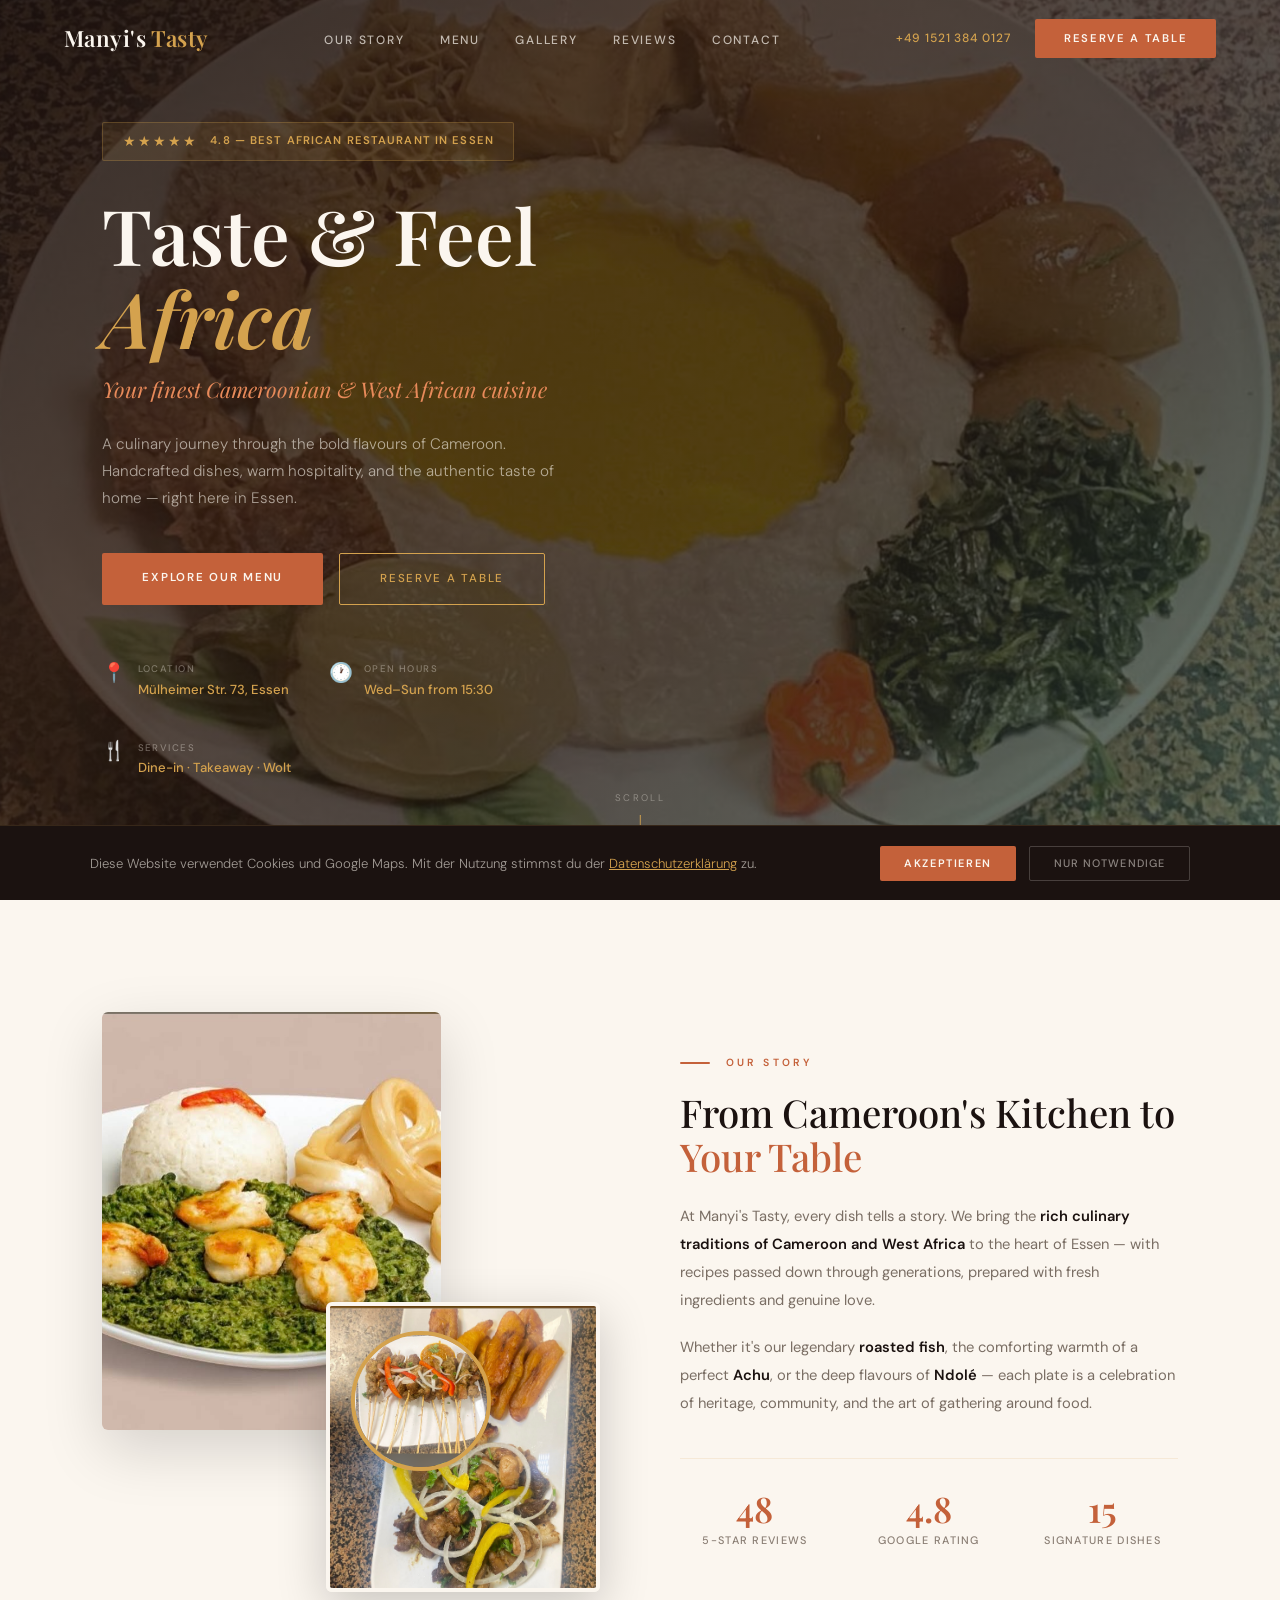
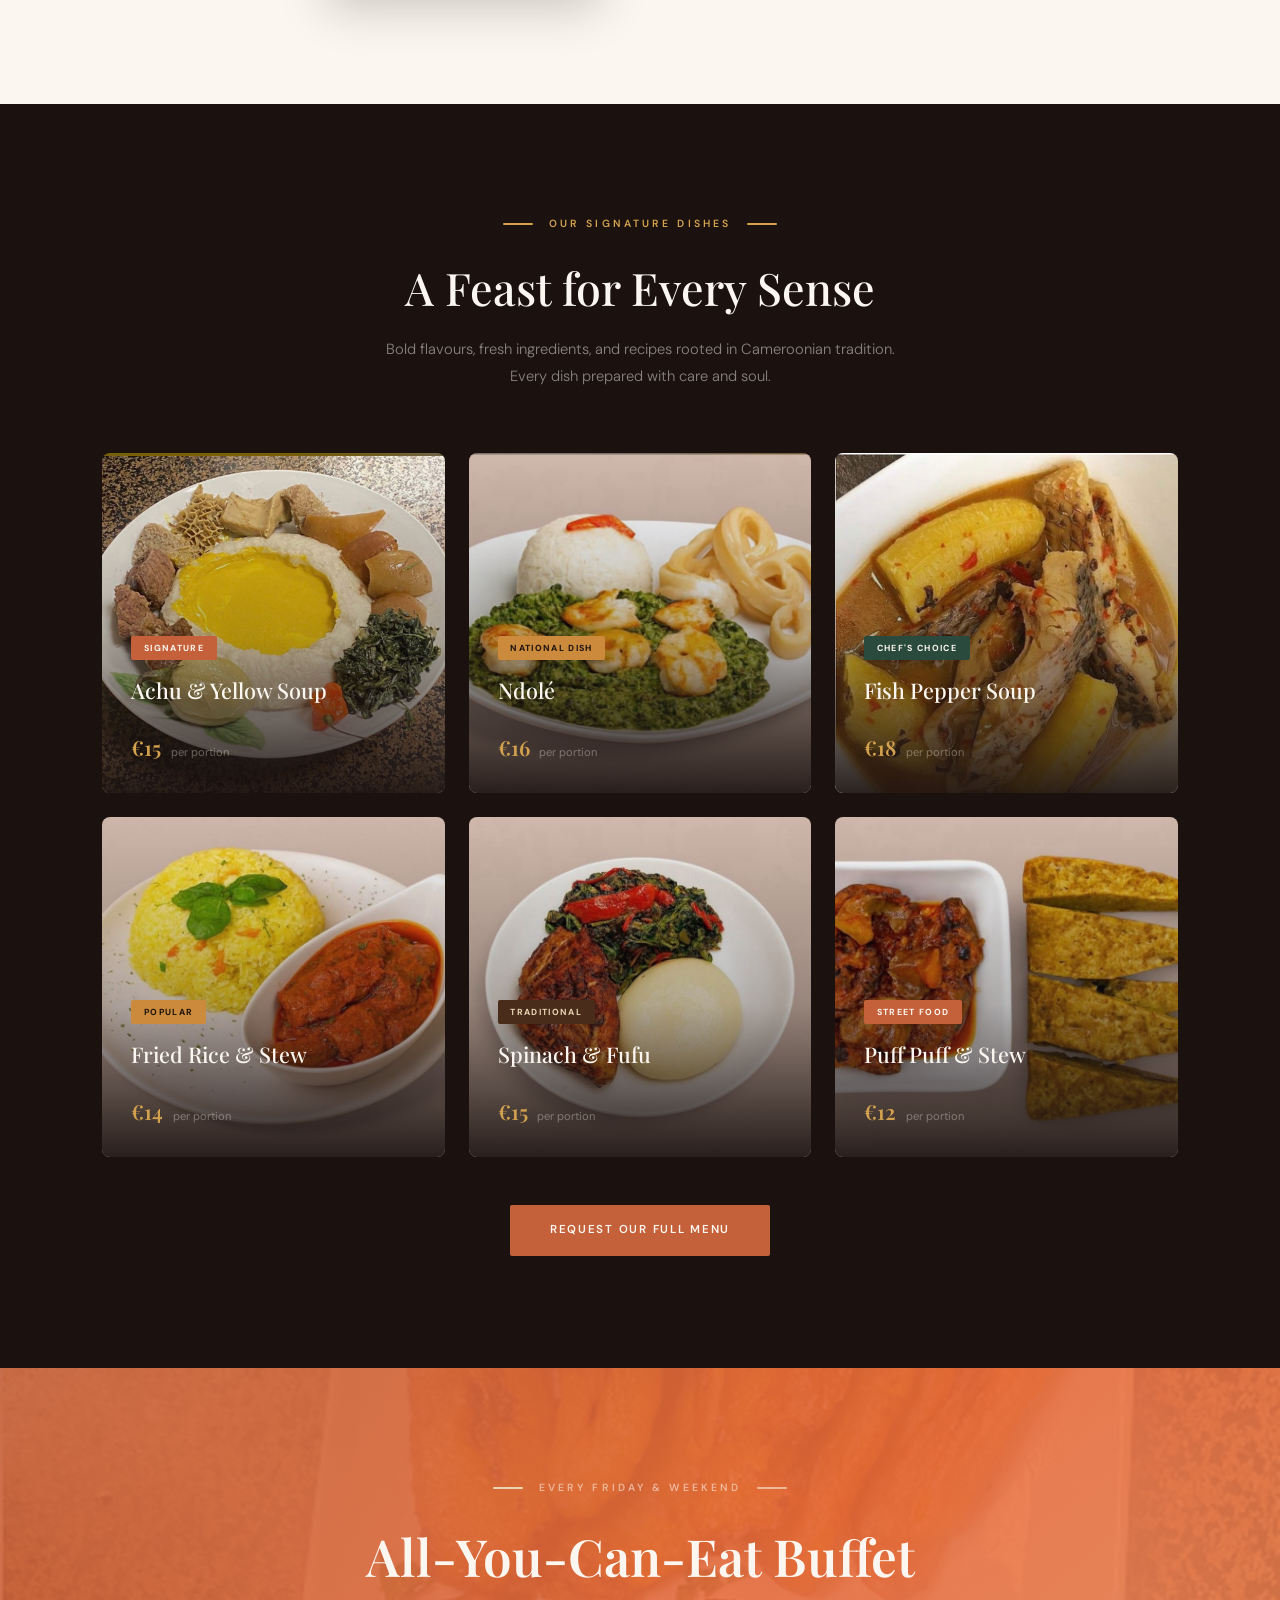
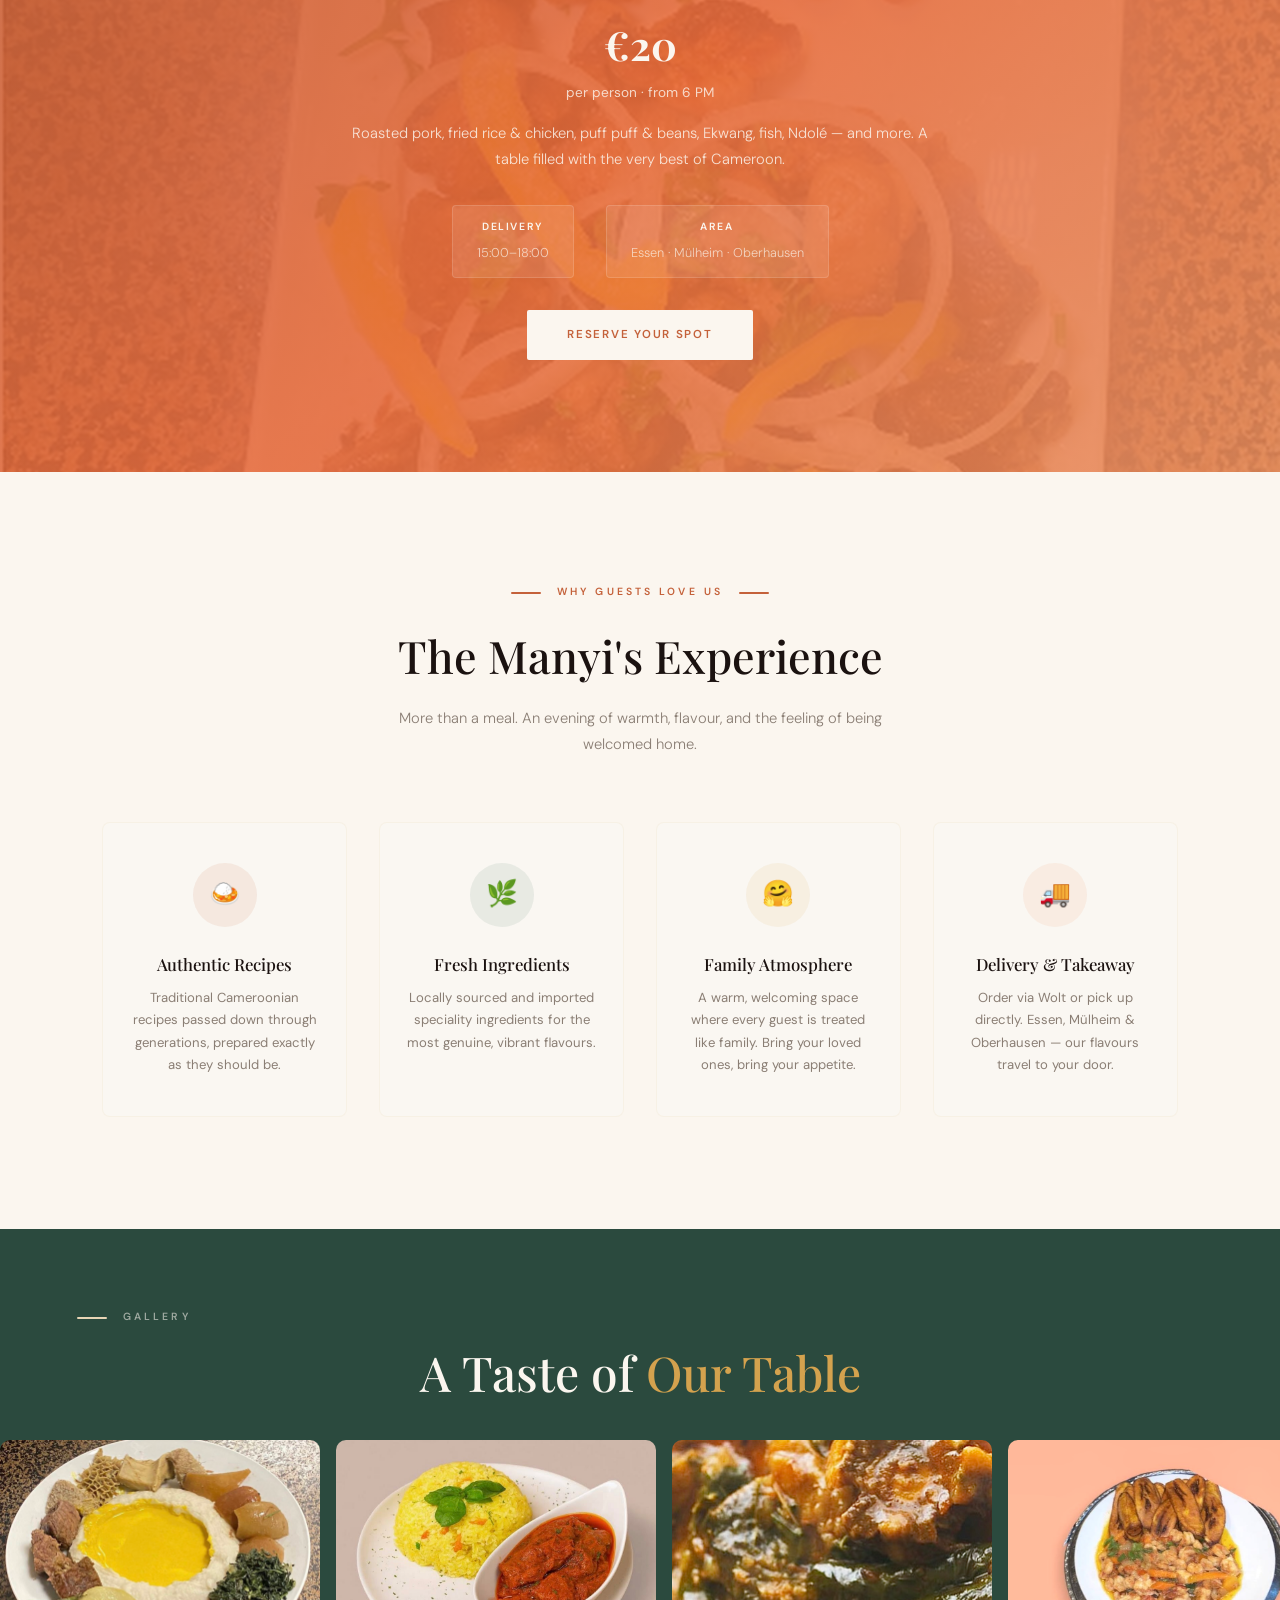
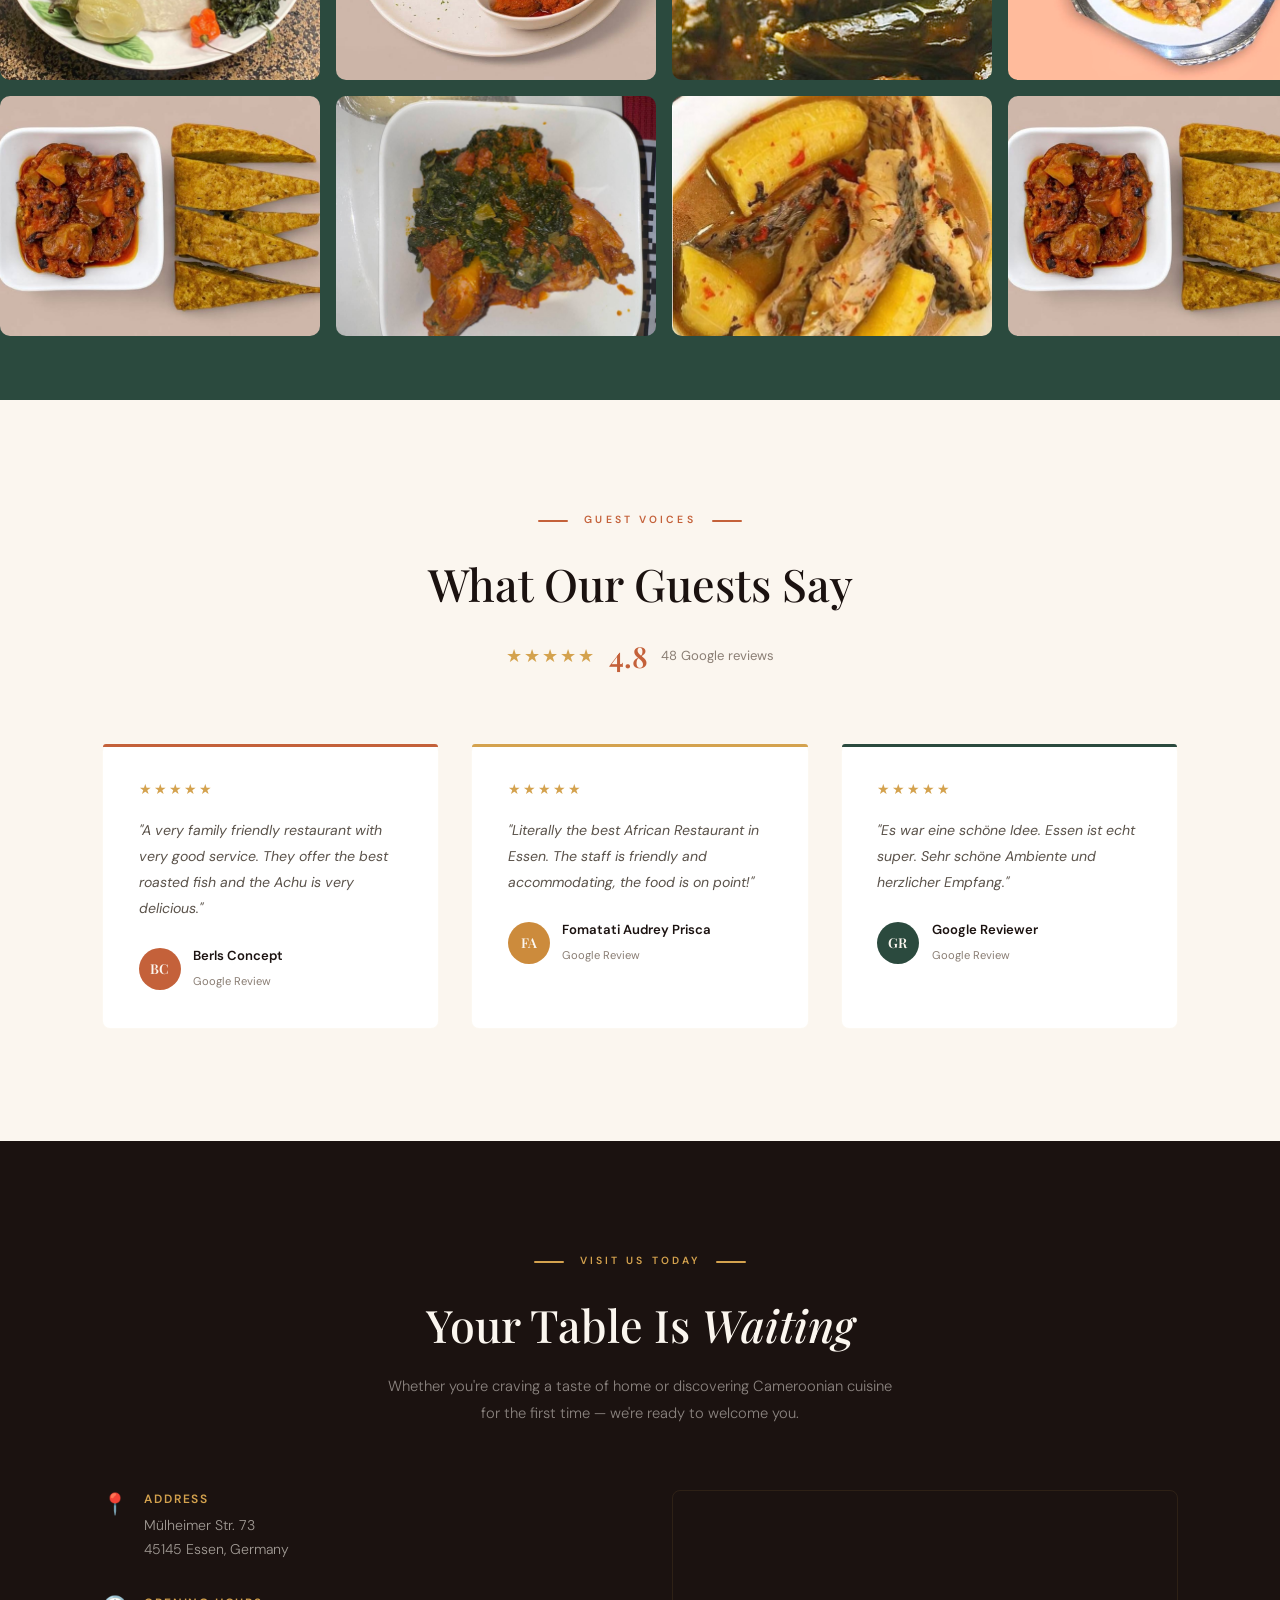
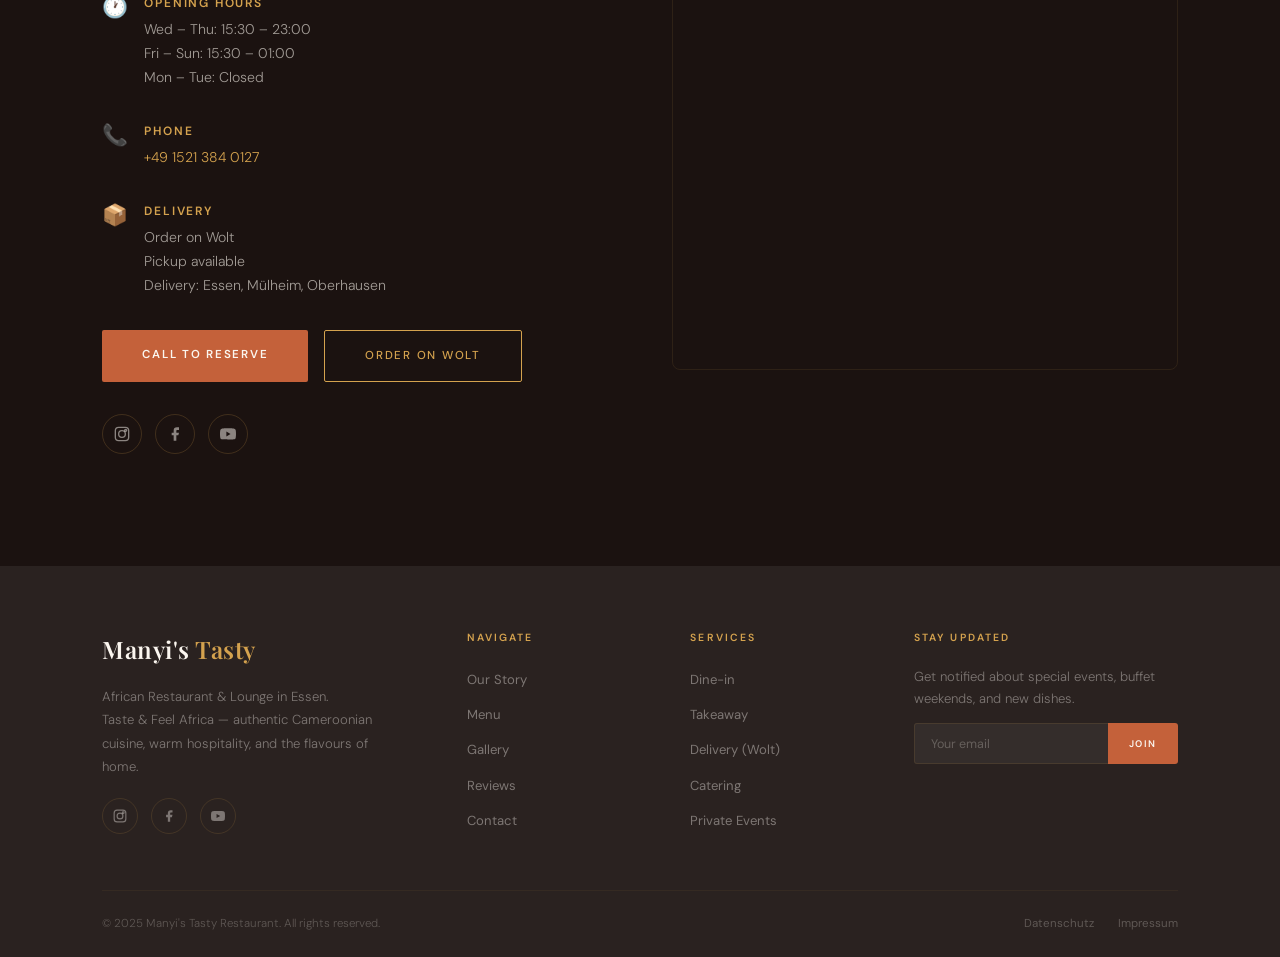
<file: index.html>
<!DOCTYPE html>
<html lang="en">
<head>
  <meta charset="UTF-8">
  <meta name="viewport" content="width=device-width, initial-scale=1.0">
  <title>Manyi's Tasty Restaurant | Authentic Cameroonian & West African Cuisine in Essen</title>
  <meta name="description" content="Taste & Feel Africa. Authentic Cameroonian and West African restaurant in Essen, Germany. Roasted fish, Achu, Ndolé, weekend buffet & more. Dine-in, takeaway & delivery.">
  <meta name="keywords" content="African restaurant Essen, Cameroonian food, Ndolé, Achu, roasted fish, West African cuisine, buffet Essen">
  <meta property="og:title" content="Manyi's Tasty Restaurant | Taste & Feel Africa">
  <meta property="og:description" content="Your finest Cameroonian & West African restaurant in Essen. Authentic dishes, warm hospitality, weekend buffet.">
  <meta property="og:type" content="restaurant">
  <link rel="preconnect" href="https://fonts.googleapis.com">
  <link rel="preconnect" href="https://fonts.gstatic.com" crossorigin>
  <link href="https://fonts.googleapis.com/css2?family=Playfair+Display:ital,wght@0,400;0,500;0,600;0,700;1,400;1,500;1,600&family=DM+Sans:ital,wght@0,300;0,400;0,500;0,600;0,700;1,300;1,400&display=swap" rel="stylesheet">
  <link rel="icon" type="image/svg+xml" href="data:image/svg+xml,<svg xmlns='http://www.w3.org/2000/svg' viewBox='0 0 100 100'><text y='.9em' font-size='90'>🍲</text></svg>">
  <link rel="stylesheet" href="style.css">
</head>
<body>

  <!-- NAVIGATION -->
  <nav id="navbar">
    <a href="#" class="nav-logo">Manyi's <span>Tasty</span></a>
    <ul class="nav-links" id="navLinks">
      <li><a href="#about">Our Story</a></li>
      <li><a href="#menu">Menu</a></li>
      <li><a href="#gallery">Gallery</a></li>
      <li><a href="#reviews">Reviews</a></li>
      <li><a href="#contact">Contact</a></li>
    </ul>
    <div class="nav-right">
      <a href="tel:+4915213840127" class="nav-phone">+49 1521 384 0127</a>
      <a href="#contact" class="nav-cta">Reserve a Table</a>
    </div>
    <button class="mobile-toggle" id="mobileToggle" aria-label="Toggle menu">
      <span></span><span></span><span></span>
    </button>
  </nav>

  <!-- MOBILE MENU OVERLAY -->
  <div class="mobile-menu" id="mobileMenu">
    <ul>
      <li><a href="#about">Our Story</a></li>
      <li><a href="#menu">Menu</a></li>
      <li><a href="#gallery">Gallery</a></li>
      <li><a href="#reviews">Reviews</a></li>
      <li><a href="#contact">Contact</a></li>
      <li><a href="tel:+4915213840127" class="mobile-phone">+49 1521 384 0127</a></li>
    </ul>
  </div>

  <!-- HERO SECTION -->
  <section class="hero" id="hero">
    <div class="hero-bg">
      <img src="images/achu-yellow-soup.jpeg" alt="Achu & Yellow Soup - traditional Cameroonian dish" class="hero-bg-img">
    </div>
    <div class="hero-overlay"></div>
    <div class="hero-content">
      <div class="hero-badge" data-animate="fade-up" data-delay="0.3">
        <span class="stars">&#9733;&#9733;&#9733;&#9733;&#9733;</span>
        <span class="badge-text">4.8 &mdash; Best African Restaurant in Essen</span>
      </div>
      <h1 data-animate="fade-up" data-delay="0.5">
        Taste &amp; Feel<br><em>Africa</em>
      </h1>
      <p class="hero-tagline" data-animate="fade-up" data-delay="0.7">Your finest Cameroonian &amp; West African cuisine</p>
      <p class="hero-desc" data-animate="fade-up" data-delay="0.9">A culinary journey through the bold flavours of Cameroon. Handcrafted dishes, warm hospitality, and the authentic taste of home &mdash; right here in Essen.</p>
      <div class="hero-buttons" data-animate="fade-up" data-delay="1.1">
        <a href="#menu" class="btn-primary">Explore Our Menu</a>
        <a href="#contact" class="btn-outline">Reserve a Table</a>
      </div>
      <div class="hero-info" data-animate="fade-up" data-delay="1.3">
        <div class="hero-info-item">
          <span class="info-icon">&#128205;</span>
          <div>
            <span class="info-label">Location</span>
            <span class="info-value">Mülheimer Str. 73, Essen</span>
          </div>
        </div>
        <div class="hero-info-item">
          <span class="info-icon">&#128336;</span>
          <div>
            <span class="info-label">Open hours</span>
            <span class="info-value">Wed–Sun from 15:30</span>
          </div>
        </div>
        <div class="hero-info-item">
          <span class="info-icon">&#127860;</span>
          <div>
            <span class="info-label">Services</span>
            <span class="info-value">Dine-in · Takeaway · Wolt</span>
          </div>
        </div>
      </div>
    </div>
    <div class="hero-scroll">
      <span>Scroll</span>
      <div class="scroll-line"></div>
    </div>
  </section>

  <!-- ABOUT / STORY SECTION -->
  <section class="section" id="about">
    <div class="about-grid">
      <div class="about-images">
        <div class="about-img-large" data-animate="fade-right">
          <img src="images/ndole-prawns-rice.jpeg" alt="Ndolé with prawns and rice">
        </div>
        <div class="about-img-small" data-animate="fade-up" data-delay="0.2">
          <img src="images/plantain-grilled-meat.jpeg" alt="Fried plantain with grilled meat">
        </div>
        <div class="about-img-accent" data-animate="fade-up" data-delay="0.4">
          <img src="images/beef-suya.png" alt="Beef Suya skewers">
        </div>
      </div>
      <div class="about-text" data-animate="fade-left">
        <div class="section-label">Our story</div>
        <h2>From Cameroon's Kitchen to <span class="text-terra">Your Table</span></h2>
        <p>At Manyi's Tasty, every dish tells a story. We bring the <strong>rich culinary traditions of Cameroon and West Africa</strong> to the heart of Essen &mdash; with recipes passed down through generations, prepared with fresh ingredients and genuine love.</p>
        <p>Whether it's our legendary <strong>roasted fish</strong>, the comforting warmth of a perfect <strong>Achu</strong>, or the deep flavours of <strong>Ndolé</strong> &mdash; each plate is a celebration of heritage, community, and the art of gathering around food.</p>
        <div class="about-stats">
          <div class="stat">
            <div class="stat-num" data-count="48">0</div>
            <div class="stat-label">5-Star Reviews</div>
          </div>
          <div class="stat">
            <div class="stat-num">4.8</div>
            <div class="stat-label">Google Rating</div>
          </div>
          <div class="stat">
            <div class="stat-num" data-count="15">0</div>
            <div class="stat-label">Signature Dishes</div>
          </div>
        </div>
      </div>
    </div>
  </section>

  <!-- MENU SECTION -->
  <section class="section section-dark" id="menu">
    <div class="section-header" data-animate="fade-up">
      <div class="section-label gold center">Our signature dishes</div>
      <h2>A Feast for Every Sense</h2>
      <p>Bold flavours, fresh ingredients, and recipes rooted in Cameroonian tradition. Every dish prepared with care and soul.</p>
    </div>
    <div class="menu-grid">
      <div class="menu-card" data-animate="fade-up" data-delay="0.1">
        <div class="menu-card-img">
          <img src="images/achu-yellow-soup.jpeg" alt="Achu & Yellow Soup">
          <div class="menu-card-overlay"></div>
        </div>
        <div class="menu-card-content">
          <span class="menu-tag tag-signature">Signature</span>
          <h3>Achu &amp; Yellow Soup</h3>
          <p>Pounded cocoyam served with rich, aromatic yellow soup, tripe, vegetables &amp; habanero &mdash; a beloved Cameroonian classic.</p>
          <div class="menu-price">&euro;15 <span>per portion</span></div>
        </div>
      </div>
      <div class="menu-card" data-animate="fade-up" data-delay="0.2">
        <div class="menu-card-img">
          <img src="images/ndole-prawns-rice.jpeg" alt="Ndolé with prawns">
          <div class="menu-card-overlay"></div>
        </div>
        <div class="menu-card-content">
          <span class="menu-tag tag-popular">National dish</span>
          <h3>Ndolé</h3>
          <p>Cameroon's national treasure. Bitter leaf stew with prawns, groundnuts, rice &amp; plantain. Rich, complex, unforgettable.</p>
          <div class="menu-price">&euro;16 <span>per portion</span></div>
        </div>
      </div>
      <div class="menu-card" data-animate="fade-up" data-delay="0.3">
        <div class="menu-card-img">
          <img src="images/fish-pepper-soup.jpeg" alt="Fish Pepper Soup">
          <div class="menu-card-overlay"></div>
        </div>
        <div class="menu-card-content">
          <span class="menu-tag tag-chef">Chef's choice</span>
          <h3>Fish Pepper Soup</h3>
          <p>Whole fish simmered in a fragrant, spicy pepper broth with plantain. Warming, bold, and deeply satisfying.</p>
          <div class="menu-price">&euro;18 <span>per portion</span></div>
        </div>
      </div>
      <div class="menu-card" data-animate="fade-up" data-delay="0.1">
        <div class="menu-card-img">
          <img src="images/fried-rice-stew.jpeg" alt="Fried Rice with Stew">
          <div class="menu-card-overlay"></div>
        </div>
        <div class="menu-card-content">
          <span class="menu-tag tag-popular">Popular</span>
          <h3>Fried Rice &amp; Stew</h3>
          <p>Aromatic yellow fried rice topped with a slow-cooked spiced tomato stew. Hearty comfort in every bite.</p>
          <div class="menu-price">&euro;14 <span>per portion</span></div>
        </div>
      </div>
      <div class="menu-card" data-animate="fade-up" data-delay="0.2">
        <div class="menu-card-img">
          <img src="images/ndole-fufu-chicken.jpeg" alt="Ndolé with Fufu and Chicken">
          <div class="menu-card-overlay"></div>
        </div>
        <div class="menu-card-content">
          <span class="menu-tag tag-traditional">Traditional</span>
          <h3>Spinach &amp; Fufu</h3>
          <p>Sautéed greens with grilled chicken and smooth fufu. A West African staple done the Manyi's way.</p>
          <div class="menu-price">&euro;15 <span>per portion</span></div>
        </div>
      </div>
      <div class="menu-card" data-animate="fade-up" data-delay="0.3">
        <div class="menu-card-img">
          <img src="images/puff-puff-stew.jpeg" alt="Puff Puff & Bean Stew">
          <div class="menu-card-overlay"></div>
        </div>
        <div class="menu-card-content">
          <span class="menu-tag tag-signature">Street food</span>
          <h3>Puff Puff &amp; Stew</h3>
          <p>Golden fried dough with a rich, spiced bean and meat stew. The ultimate Cameroonian street food experience.</p>
          <div class="menu-price">&euro;12 <span>per portion</span></div>
        </div>
      </div>
    </div>
    <div class="menu-cta" data-animate="fade-up">
      <a href="#contact" class="btn-primary">Request Our Full Menu</a>
    </div>
  </section>

  <!-- BUFFET BANNER -->
  <section class="buffet-banner">
    <div class="buffet-bg">
      <img src="images/plantain-grilled-meat.jpeg" alt="Buffet spread" class="buffet-bg-img">
    </div>
    <div class="buffet-overlay"></div>
    <div class="buffet-content" data-animate="fade-up">
      <div class="section-label cream center">Every Friday &amp; weekend</div>
      <h2>All-You-Can-Eat Buffet</h2>
      <div class="buffet-price">&euro;20 <span>per person &middot; from 6 PM</span></div>
      <p>Roasted pork, fried rice &amp; chicken, puff puff &amp; beans, Ekwang, fish, Ndolé &mdash; and more. A table filled with the very best of Cameroon.</p>
      <div class="buffet-details">
        <div class="buffet-detail">
          <strong>Delivery</strong>
          <span>15:00–18:00</span>
        </div>
        <div class="buffet-detail">
          <strong>Area</strong>
          <span>Essen · Mülheim · Oberhausen</span>
        </div>
      </div>
      <a href="#contact" class="btn-primary">Reserve Your Spot</a>
    </div>
  </section>

  <!-- EXPERIENCE / WHY US SECTION -->
  <section class="section" id="experience">
    <div class="section-header" data-animate="fade-up">
      <div class="section-label center">Why guests love us</div>
      <h2>The Manyi's Experience</h2>
      <p>More than a meal. An evening of warmth, flavour, and the feeling of being welcomed home.</p>
    </div>
    <div class="experience-grid">
      <div class="exp-card" data-animate="fade-up" data-delay="0.1">
        <div class="exp-icon exp-icon-1">&#127835;</div>
        <h4>Authentic Recipes</h4>
        <p>Traditional Cameroonian recipes passed down through generations, prepared exactly as they should be.</p>
      </div>
      <div class="exp-card" data-animate="fade-up" data-delay="0.2">
        <div class="exp-icon exp-icon-2">&#127807;</div>
        <h4>Fresh Ingredients</h4>
        <p>Locally sourced and imported speciality ingredients for the most genuine, vibrant flavours.</p>
      </div>
      <div class="exp-card" data-animate="fade-up" data-delay="0.3">
        <div class="exp-icon exp-icon-3">&#129303;</div>
        <h4>Family Atmosphere</h4>
        <p>A warm, welcoming space where every guest is treated like family. Bring your loved ones, bring your appetite.</p>
      </div>
      <div class="exp-card" data-animate="fade-up" data-delay="0.4">
        <div class="exp-icon exp-icon-4">&#128666;</div>
        <h4>Delivery &amp; Takeaway</h4>
        <p>Order via Wolt or pick up directly. Essen, Mülheim &amp; Oberhausen &mdash; our flavours travel to your door.</p>
      </div>
    </div>
  </section>

  <!-- GALLERY SECTION -->
  <section class="gallery-section" id="gallery">
    <div class="gallery-header" data-animate="fade-up">
      <div class="section-label cream">Gallery</div>
      <h2>A Taste of <span class="text-gold">Our Table</span></h2>
    </div>

    <!-- Marquee Row 1: scrolls left -->
    <div class="marquee" data-animate="fade-up" data-delay="0.1">
      <div class="marquee-track">
        <div class="marquee-slide"><img src="images/achu-full.jpeg" alt="Achu & Yellow Soup"><span>Achu &amp; Yellow Soup</span></div>
        <div class="marquee-slide"><img src="images/rice-stew-plated.jpeg" alt="Rice & Stew"><span>Rice &amp; Stew</span></div>
        <div class="marquee-slide"><img src="images/ndole-closeup.jpeg" alt="Ndolé"><span>Ndolé</span></div>
        <div class="marquee-slide"><img src="images/prawns-plantain-plated.jpeg" alt="Prawns & Plantain"><span>Prawns &amp; Plantain</span></div>
        <div class="marquee-slide"><img src="images/groundnut-plated.jpeg" alt="Groundnut Soup"><span>Groundnut Soup</span></div>
        <!-- Duplicate for seamless loop -->
        <div class="marquee-slide"><img src="images/achu-full.jpeg" alt="Achu & Yellow Soup"><span>Achu &amp; Yellow Soup</span></div>
        <div class="marquee-slide"><img src="images/rice-stew-plated.jpeg" alt="Rice & Stew"><span>Rice &amp; Stew</span></div>
        <div class="marquee-slide"><img src="images/ndole-closeup.jpeg" alt="Ndolé"><span>Ndolé</span></div>
        <div class="marquee-slide"><img src="images/prawns-plantain-plated.jpeg" alt="Prawns & Plantain"><span>Prawns &amp; Plantain</span></div>
        <div class="marquee-slide"><img src="images/groundnut-plated.jpeg" alt="Groundnut Soup"><span>Groundnut Soup</span></div>
      </div>
    </div>

    <!-- Marquee Row 2: scrolls right -->
    <div class="marquee marquee-reverse" data-animate="fade-up" data-delay="0.2">
      <div class="marquee-track">
        <div class="marquee-slide"><img src="images/stew-plantain-plated.jpeg" alt="Stew & Plantain"><span>Stew &amp; Plantain</span></div>
        <div class="marquee-slide"><img src="images/spinach-fufu.jpeg" alt="Spinach & Fufu"><span>Spinach &amp; Fufu</span></div>
        <div class="marquee-slide"><img src="images/fish-pepper-soup.jpeg" alt="Fish Pepper Soup"><span>Fish Pepper Soup</span></div>
        <div class="marquee-slide"><img src="images/puff-puff-stew.jpeg" alt="Puff Puff & Stew"><span>Puff Puff &amp; Stew</span></div>
        <div class="marquee-slide"><img src="images/beans-stew.jpeg" alt="Beans & Stew"><span>Beans &amp; Stew</span></div>
        <!-- Duplicate for seamless loop -->
        <div class="marquee-slide"><img src="images/stew-plantain-plated.jpeg" alt="Stew & Plantain"><span>Stew &amp; Plantain</span></div>
        <div class="marquee-slide"><img src="images/spinach-fufu.jpeg" alt="Spinach & Fufu"><span>Spinach &amp; Fufu</span></div>
        <div class="marquee-slide"><img src="images/fish-pepper-soup.jpeg" alt="Fish Pepper Soup"><span>Fish Pepper Soup</span></div>
        <div class="marquee-slide"><img src="images/puff-puff-stew.jpeg" alt="Puff Puff & Stew"><span>Puff Puff &amp; Stew</span></div>
        <div class="marquee-slide"><img src="images/beans-stew.jpeg" alt="Beans & Stew"><span>Beans &amp; Stew</span></div>
      </div>
    </div>
  </section>

  <!-- REVIEWS SECTION -->
  <section class="section" id="reviews">
    <div class="section-header" data-animate="fade-up">
      <div class="section-label center">Guest voices</div>
      <h2>What Our Guests Say</h2>
      <div class="reviews-rating">
        <span class="rating-stars">&#9733;&#9733;&#9733;&#9733;&#9733;</span>
        <span class="rating-score">4.8</span>
        <span class="rating-count">48 Google reviews</span>
      </div>
    </div>
    <div class="reviews-grid">
      <div class="review-card rc-1" data-animate="fade-up" data-delay="0.1">
        <div class="review-stars">&#9733;&#9733;&#9733;&#9733;&#9733;</div>
        <p>"A very family friendly restaurant with very good service. They offer the best roasted fish and the Achu is very delicious."</p>
        <div class="review-author">
          <div class="review-avatar">BC</div>
          <div>
            <h5>Berls Concept</h5>
            <span>Google Review</span>
          </div>
        </div>
      </div>
      <div class="review-card rc-2" data-animate="fade-up" data-delay="0.2">
        <div class="review-stars">&#9733;&#9733;&#9733;&#9733;&#9733;</div>
        <p>"Literally the best African Restaurant in Essen. The staff is friendly and accommodating, the food is on point!"</p>
        <div class="review-author">
          <div class="review-avatar">FA</div>
          <div>
            <h5>Fomatati Audrey Prisca</h5>
            <span>Google Review</span>
          </div>
        </div>
      </div>
      <div class="review-card rc-3" data-animate="fade-up" data-delay="0.3">
        <div class="review-stars">&#9733;&#9733;&#9733;&#9733;&#9733;</div>
        <p>"Es war eine schöne Idee. Essen ist echt super. Sehr schöne Ambiente und herzlicher Empfang."</p>
        <div class="review-author">
          <div class="review-avatar">GR</div>
          <div>
            <h5>Google Reviewer</h5>
            <span>Google Review</span>
          </div>
        </div>
      </div>
    </div>
  </section>

  <!-- CONTACT / CTA SECTION -->
  <section class="section section-dark" id="contact">
    <div class="section-header" data-animate="fade-up">
      <div class="section-label gold center">Visit us today</div>
      <h2>Your Table Is <em>Waiting</em></h2>
      <p>Whether you're craving a taste of home or discovering Cameroonian cuisine for the first time &mdash; we're ready to welcome you.</p>
    </div>
    <div class="contact-grid">
      <div class="contact-info" data-animate="fade-right">
        <div class="contact-card">
          <div class="contact-item">
            <span class="contact-icon">&#128205;</span>
            <div>
              <h5>Address</h5>
              <p>Mülheimer Str. 73<br>45145 Essen, Germany</p>
            </div>
          </div>
          <div class="contact-item">
            <span class="contact-icon">&#128336;</span>
            <div>
              <h5>Opening Hours</h5>
              <p>Wed &ndash; Thu: 15:30 &ndash; 23:00<br>Fri &ndash; Sun: 15:30 &ndash; 01:00<br>Mon &ndash; Tue: Closed</p>
            </div>
          </div>
          <div class="contact-item">
            <span class="contact-icon">&#128222;</span>
            <div>
              <h5>Phone</h5>
              <p><a href="tel:+4915213840127">+49 1521 384 0127</a></p>
            </div>
          </div>
          <div class="contact-item">
            <span class="contact-icon">&#128230;</span>
            <div>
              <h5>Delivery</h5>
              <p>Order on Wolt<br>Pickup available<br>Delivery: Essen, Mülheim, Oberhausen</p>
            </div>
          </div>
        </div>
        <div class="contact-buttons">
          <a href="tel:+4915213840127" class="btn-primary">Call to Reserve</a>
          <a href="https://wolt.com/en/deu/essen/restaurant/manyis-tasty-restaurant" class="btn-outline" target="_blank" rel="noopener">Order on Wolt</a>
        </div>
        <div class="contact-social">
          <a href="https://www.instagram.com/manyistasty/" target="_blank" rel="noopener" aria-label="Instagram"><svg width="16" height="16" viewBox="0 0 24 24" fill="none" stroke="currentColor" stroke-width="2" stroke-linecap="round" stroke-linejoin="round"><rect x="2" y="2" width="20" height="20" rx="5"/><circle cx="12" cy="12" r="5"/><circle cx="17.5" cy="6.5" r="1.5"/></svg></a>
          <a href="https://www.facebook.com/manyitasty/" target="_blank" rel="noopener" aria-label="Facebook"><svg width="16" height="16" viewBox="0 0 24 24" fill="currentColor"><path d="M18 2h-3a5 5 0 0 0-5 5v3H7v4h3v8h4v-8h3l1-4h-4V7a1 1 0 0 1 1-1h3z"/></svg></a>
          <a href="https://www.youtube.com/channel/UCIhEFWsxLxb6BUe27sPwLXA" target="_blank" rel="noopener" aria-label="YouTube"><svg width="16" height="16" viewBox="0 0 24 24" fill="currentColor"><path d="M23.498 6.186a3.016 3.016 0 0 0-2.122-2.136C19.505 3.545 12 3.545 12 3.545s-7.505 0-9.377.505A3.017 3.017 0 0 0 .502 6.186C0 8.07 0 12 0 12s0 3.93.502 5.814a3.016 3.016 0 0 0 2.122 2.136c1.871.505 9.376.505 9.376.505s7.505 0 9.377-.505a3.015 3.015 0 0 0 2.122-2.136C24 15.93 24 12 24 12s0-3.93-.502-5.814zM9.545 15.568V8.432L15.818 12l-6.273 3.568z"/></svg></a>
        </div>
      </div>
      <div class="contact-map" data-animate="fade-left">
        <iframe
          src="https://maps.google.com/maps?q=Manyi%27s+Tasty+Restaurant+M%C3%BClheimer+Str.+73+45145+Essen+Germany&t=&z=16&ie=UTF8&iwloc=&output=embed"
          width="100%" height="100%" style="border:0;border-radius:8px;" allowfullscreen="" loading="lazy" referrerpolicy="no-referrer-when-downgrade"
          title="Manyi's Tasty Restaurant location on Google Maps">
        </iframe>
      </div>
    </div>
  </section>

  <!-- FOOTER -->
  <footer>
    <div class="footer-top">
      <div class="footer-brand">
        <h3 class="nav-logo">Manyi's <span>Tasty</span></h3>
        <p>African Restaurant &amp; Lounge in Essen.<br>Taste &amp; Feel Africa &mdash; authentic Cameroonian cuisine, warm hospitality, and the flavours of home.</p>
        <div class="footer-social">
          <a href="https://www.instagram.com/manyistasty/" target="_blank" rel="noopener" aria-label="Instagram"><svg width="14" height="14" viewBox="0 0 24 24" fill="none" stroke="currentColor" stroke-width="2" stroke-linecap="round" stroke-linejoin="round"><rect x="2" y="2" width="20" height="20" rx="5"/><circle cx="12" cy="12" r="5"/><circle cx="17.5" cy="6.5" r="1.5"/></svg></a>
          <a href="https://www.facebook.com/manyitasty/" target="_blank" rel="noopener" aria-label="Facebook"><svg width="14" height="14" viewBox="0 0 24 24" fill="currentColor"><path d="M18 2h-3a5 5 0 0 0-5 5v3H7v4h3v8h4v-8h3l1-4h-4V7a1 1 0 0 1 1-1h3z"/></svg></a>
          <a href="https://www.youtube.com/channel/UCIhEFWsxLxb6BUe27sPwLXA" target="_blank" rel="noopener" aria-label="YouTube"><svg width="14" height="14" viewBox="0 0 24 24" fill="currentColor"><path d="M23.498 6.186a3.016 3.016 0 0 0-2.122-2.136C19.505 3.545 12 3.545 12 3.545s-7.505 0-9.377.505A3.017 3.017 0 0 0 .502 6.186C0 8.07 0 12 0 12s0 3.93.502 5.814a3.016 3.016 0 0 0 2.122 2.136c1.871.505 9.376.505 9.376.505s7.505 0 9.377-.505a3.015 3.015 0 0 0 2.122-2.136C24 15.93 24 12 24 12s0-3.93-.502-5.814zM9.545 15.568V8.432L15.818 12l-6.273 3.568z"/></svg></a>
        </div>
      </div>
      <div class="footer-col">
        <h6>Navigate</h6>
        <ul>
          <li><a href="#about">Our Story</a></li>
          <li><a href="#menu">Menu</a></li>
          <li><a href="#gallery">Gallery</a></li>
          <li><a href="#reviews">Reviews</a></li>
          <li><a href="#contact">Contact</a></li>
        </ul>
      </div>
      <div class="footer-col">
        <h6>Services</h6>
        <ul>
          <li><a href="#">Dine-in</a></li>
          <li><a href="#">Takeaway</a></li>
          <li><a href="https://wolt.com/en/deu/essen/restaurant/manyis-tasty-restaurant" target="_blank" rel="noopener">Delivery (Wolt)</a></li>
          <li><a href="#">Catering</a></li>
          <li><a href="#">Private Events</a></li>
        </ul>
      </div>
      <div class="footer-col footer-newsletter">
        <h6>Stay Updated</h6>
        <p>Get notified about special events, buffet weekends, and new dishes.</p>
        <form class="newsletter-form" onsubmit="event.preventDefault();this.querySelector('button').textContent='Joined!';this.querySelector('input').value='';">
          <input type="email" placeholder="Your email" required>
          <button type="submit">Join</button>
        </form>
      </div>
    </div>
    <div class="footer-bottom">
      <p>&copy; 2025 Manyi's Tasty Restaurant. All rights reserved.</p>
      <div class="footer-links">
        <a href="datenschutz.html">Datenschutz</a>
        <a href="impressum.html">Impressum</a>
      </div>
    </div>
  </footer>

  <!-- COOKIE BANNER -->
  <div id="cookieBanner" class="cookie-banner">
    <div class="cookie-content">
      <p>Diese Website verwendet Cookies und Google Maps. Mit der Nutzung stimmst du der <a href="datenschutz.html">Datenschutzerklärung</a> zu.</p>
      <div class="cookie-buttons">
        <button id="cookieAccept" class="btn-primary cookie-btn">Akzeptieren</button>
        <button id="cookieDecline" class="cookie-btn cookie-decline">Nur notwendige</button>
      </div>
    </div>
  </div>

  <script src="script.js"></script>
</body>
</html>
</file>
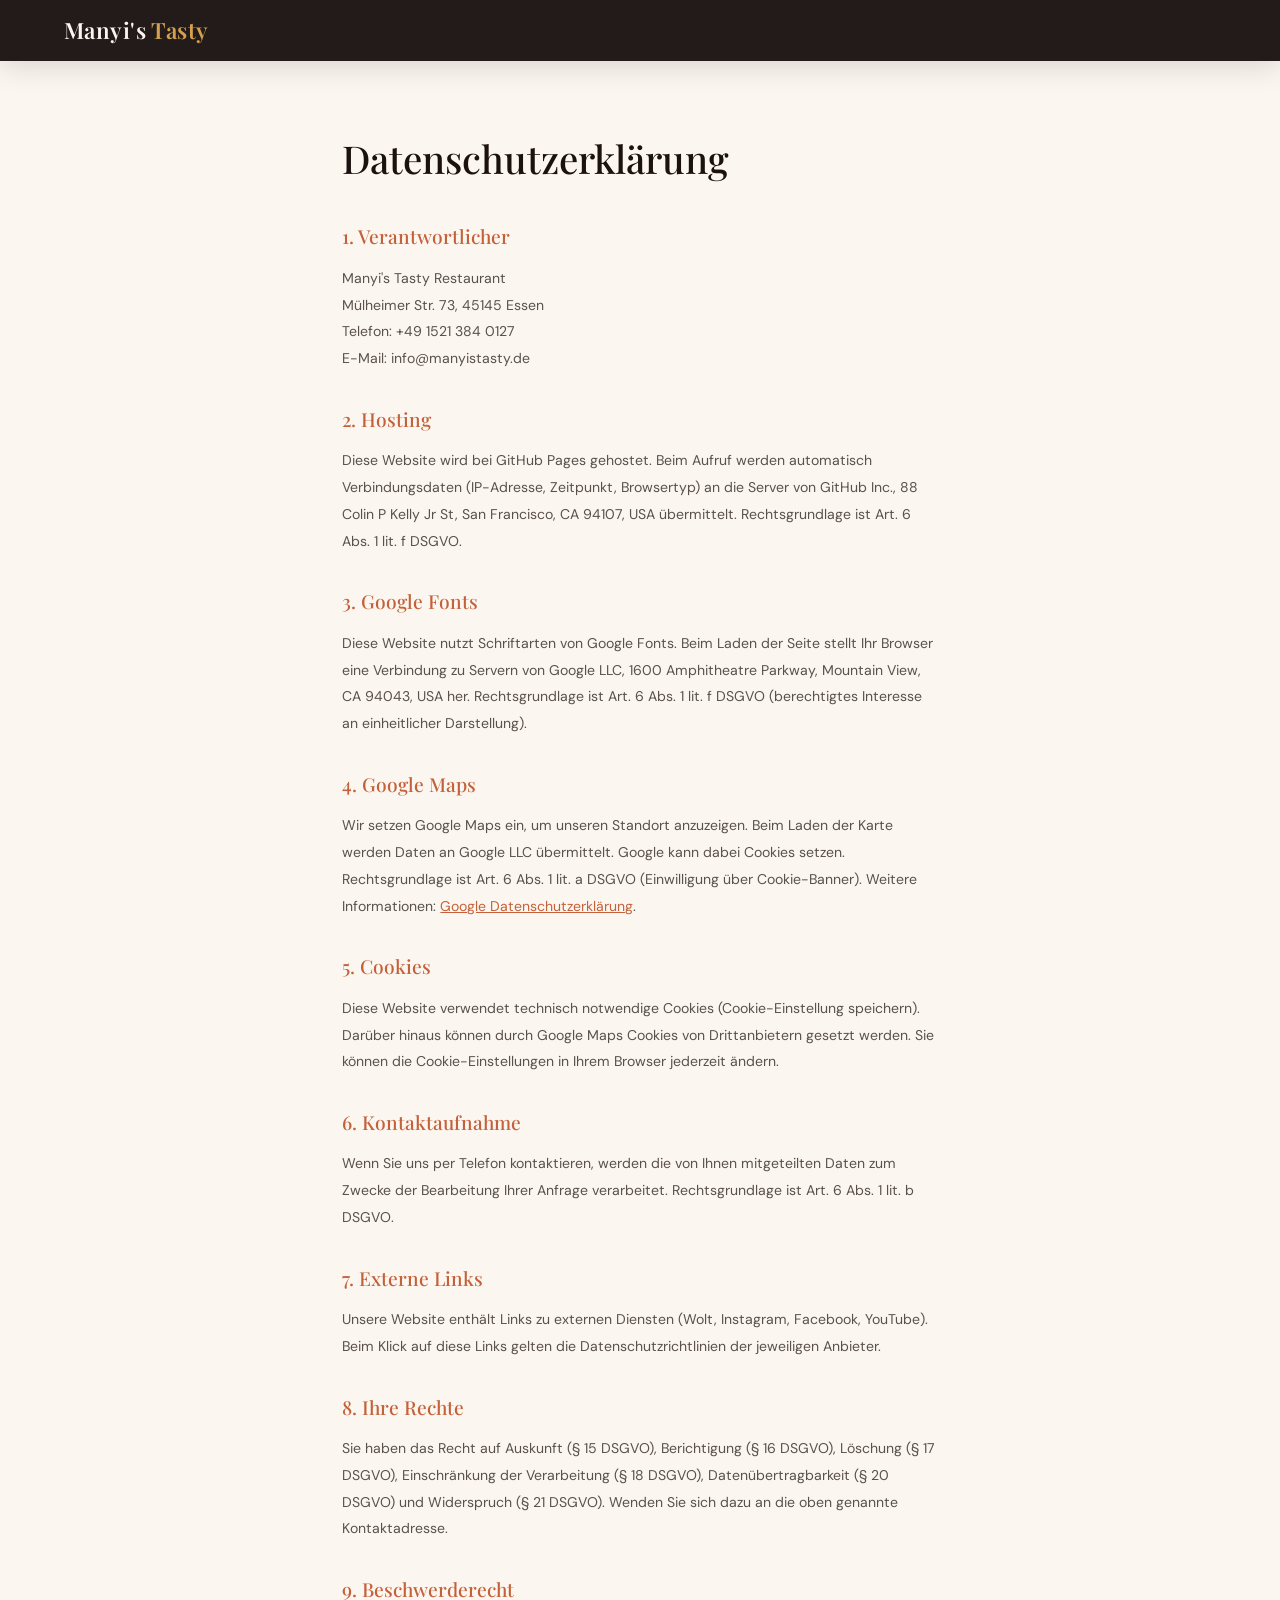
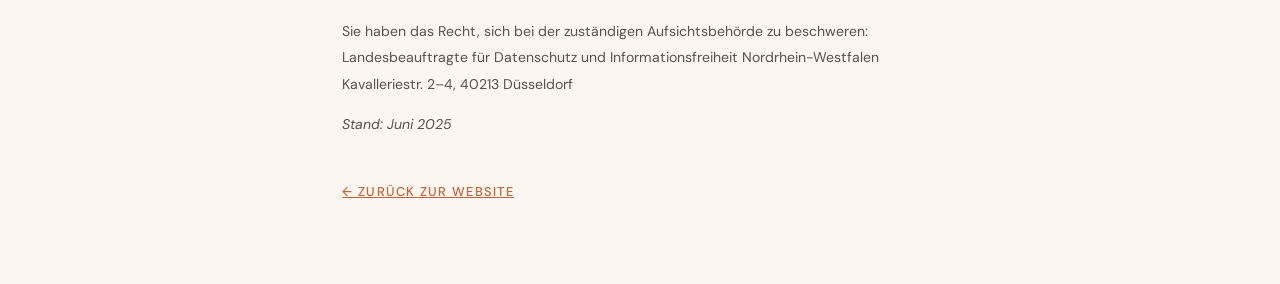
<file: datenschutz.html>
<!DOCTYPE html>
<html lang="de">
<head>
  <meta charset="UTF-8">
  <meta name="viewport" content="width=device-width, initial-scale=1.0">
  <title>Datenschutz | Manyi's Tasty Restaurant</title>
  <link rel="icon" type="image/svg+xml" href="data:image/svg+xml,<svg xmlns='http://www.w3.org/2000/svg' viewBox='0 0 100 100'><text y='.9em' font-size='90'>🍲</text></svg>">
  <link rel="preconnect" href="https://fonts.googleapis.com">
  <link rel="preconnect" href="https://fonts.gstatic.com" crossorigin>
  <link href="https://fonts.googleapis.com/css2?family=Playfair+Display:wght@400;500;600&family=DM+Sans:wght@300;400;500;600&display=swap" rel="stylesheet">
  <link rel="stylesheet" href="style.css">
</head>
<body>

  <nav id="navbar" class="scrolled">
    <a href="index.html" class="nav-logo">Manyi's <span>Tasty</span></a>
  </nav>

  <div class="legal-page">
    <h1>Datenschutzerkl&auml;rung</h1>

    <h2>1. Verantwortlicher</h2>
    <p>
      Manyi's Tasty Restaurant<br>
      M&uuml;lheimer Str. 73, 45145 Essen<br>
      Telefon: +49 1521 384 0127<br>
      E-Mail: info@manyistasty.de
    </p>

    <h2>2. Hosting</h2>
    <p>Diese Website wird bei GitHub Pages gehostet. Beim Aufruf werden automatisch Verbindungsdaten (IP-Adresse, Zeitpunkt, Browsertyp) an die Server von GitHub Inc., 88 Colin P Kelly Jr St, San Francisco, CA 94107, USA &uuml;bermittelt. Rechtsgrundlage ist Art. 6 Abs. 1 lit. f DSGVO.</p>

    <h2>3. Google Fonts</h2>
    <p>Diese Website nutzt Schriftarten von Google Fonts. Beim Laden der Seite stellt Ihr Browser eine Verbindung zu Servern von Google LLC, 1600 Amphitheatre Parkway, Mountain View, CA 94043, USA her. Rechtsgrundlage ist Art. 6 Abs. 1 lit. f DSGVO (berechtigtes Interesse an einheitlicher Darstellung).</p>

    <h2>4. Google Maps</h2>
    <p>Wir setzen Google Maps ein, um unseren Standort anzuzeigen. Beim Laden der Karte werden Daten an Google LLC &uuml;bermittelt. Google kann dabei Cookies setzen. Rechtsgrundlage ist Art. 6 Abs. 1 lit. a DSGVO (Einwilligung &uuml;ber Cookie-Banner). Weitere Informationen: <a href="https://policies.google.com/privacy" target="_blank" rel="noopener">Google Datenschutzerkl&auml;rung</a>.</p>

    <h2>5. Cookies</h2>
    <p>Diese Website verwendet technisch notwendige Cookies (Cookie-Einstellung speichern). Dar&uuml;ber hinaus k&ouml;nnen durch Google Maps Cookies von Drittanbietern gesetzt werden. Sie k&ouml;nnen die Cookie-Einstellungen in Ihrem Browser jederzeit &auml;ndern.</p>

    <h2>6. Kontaktaufnahme</h2>
    <p>Wenn Sie uns per Telefon kontaktieren, werden die von Ihnen mitgeteilten Daten zum Zwecke der Bearbeitung Ihrer Anfrage verarbeitet. Rechtsgrundlage ist Art. 6 Abs. 1 lit. b DSGVO.</p>

    <h2>7. Externe Links</h2>
    <p>Unsere Website enth&auml;lt Links zu externen Diensten (Wolt, Instagram, Facebook, YouTube). Beim Klick auf diese Links gelten die Datenschutzrichtlinien der jeweiligen Anbieter.</p>

    <h2>8. Ihre Rechte</h2>
    <p>Sie haben das Recht auf Auskunft (&sect; 15 DSGVO), Berichtigung (&sect; 16 DSGVO), L&ouml;schung (&sect; 17 DSGVO), Einschr&auml;nkung der Verarbeitung (&sect; 18 DSGVO), Daten&uuml;bertragbarkeit (&sect; 20 DSGVO) und Widerspruch (&sect; 21 DSGVO). Wenden Sie sich dazu an die oben genannte Kontaktadresse.</p>

    <h2>9. Beschwerderecht</h2>
    <p>Sie haben das Recht, sich bei der zust&auml;ndigen Aufsichtsbeh&ouml;rde zu beschweren:<br>
    Landesbeauftragte f&uuml;r Datenschutz und Informationsfreiheit Nordrhein-Westfalen<br>
    Kavalleriestr. 2&ndash;4, 40213 D&uuml;sseldorf</p>

    <p><em>Stand: Juni 2025</em></p>

    <a href="index.html" class="legal-back">&larr; Zur&uuml;ck zur Website</a>
  </div>

</body>
</html>
</file>
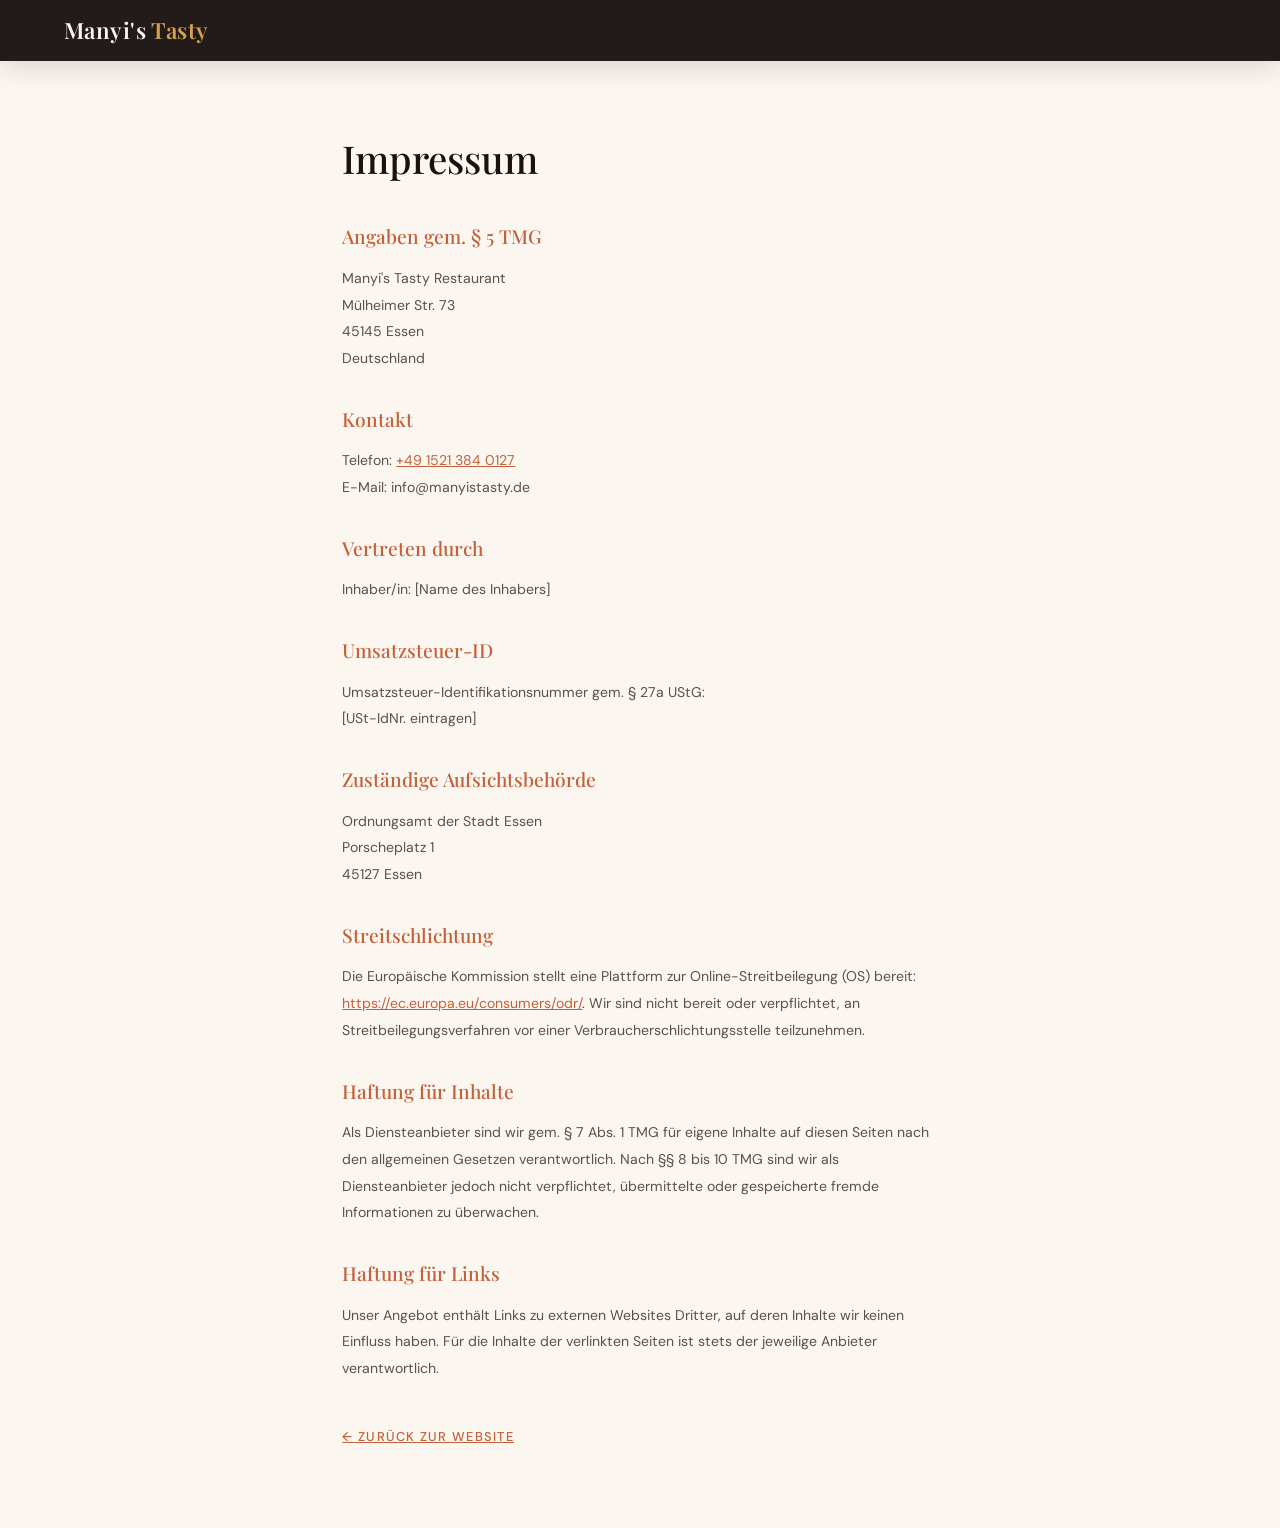
<file: impressum.html>
<!DOCTYPE html>
<html lang="de">
<head>
  <meta charset="UTF-8">
  <meta name="viewport" content="width=device-width, initial-scale=1.0">
  <title>Impressum | Manyi's Tasty Restaurant</title>
  <link rel="icon" type="image/svg+xml" href="data:image/svg+xml,<svg xmlns='http://www.w3.org/2000/svg' viewBox='0 0 100 100'><text y='.9em' font-size='90'>🍲</text></svg>">
  <link rel="preconnect" href="https://fonts.googleapis.com">
  <link rel="preconnect" href="https://fonts.gstatic.com" crossorigin>
  <link href="https://fonts.googleapis.com/css2?family=Playfair+Display:wght@400;500;600&family=DM+Sans:wght@300;400;500;600&display=swap" rel="stylesheet">
  <link rel="stylesheet" href="style.css">
</head>
<body>

  <nav id="navbar" class="scrolled">
    <a href="index.html" class="nav-logo">Manyi's <span>Tasty</span></a>
  </nav>

  <div class="legal-page">
    <h1>Impressum</h1>

    <h2>Angaben gem. &sect; 5 TMG</h2>
    <p>
      Manyi's Tasty Restaurant<br>
      M&uuml;lheimer Str. 73<br>
      45145 Essen<br>
      Deutschland
    </p>

    <h2>Kontakt</h2>
    <p>
      Telefon: <a href="tel:+4915213840127">+49 1521 384 0127</a><br>
      E-Mail: info@manyistasty.de
    </p>

    <h2>Vertreten durch</h2>
    <p>Inhaber/in: [Name des Inhabers]</p>

    <h2>Umsatzsteuer-ID</h2>
    <p>Umsatzsteuer-Identifikationsnummer gem. &sect; 27a UStG:<br>[USt-IdNr. eintragen]</p>

    <h2>Zust&auml;ndige Aufsichtsbeh&ouml;rde</h2>
    <p>
      Ordnungsamt der Stadt Essen<br>
      Porscheplatz 1<br>
      45127 Essen
    </p>

    <h2>Streitschlichtung</h2>
    <p>Die Europ&auml;ische Kommission stellt eine Plattform zur Online-Streitbeilegung (OS) bereit: <a href="https://ec.europa.eu/consumers/odr/" target="_blank" rel="noopener">https://ec.europa.eu/consumers/odr/</a>. Wir sind nicht bereit oder verpflichtet, an Streitbeilegungsverfahren vor einer Verbraucherschlichtungsstelle teilzunehmen.</p>

    <h2>Haftung f&uuml;r Inhalte</h2>
    <p>Als Diensteanbieter sind wir gem. &sect; 7 Abs. 1 TMG f&uuml;r eigene Inhalte auf diesen Seiten nach den allgemeinen Gesetzen verantwortlich. Nach &sect;&sect; 8 bis 10 TMG sind wir als Diensteanbieter jedoch nicht verpflichtet, &uuml;bermittelte oder gespeicherte fremde Informationen zu &uuml;berwachen.</p>

    <h2>Haftung f&uuml;r Links</h2>
    <p>Unser Angebot enth&auml;lt Links zu externen Websites Dritter, auf deren Inhalte wir keinen Einfluss haben. F&uuml;r die Inhalte der verlinkten Seiten ist stets der jeweilige Anbieter verantwortlich.</p>

    <a href="index.html" class="legal-back">&larr; Zur&uuml;ck zur Website</a>
  </div>

</body>
</html>
</file>
<file: style.css>
/* ========================================
   MANYI'S TASTY RESTAURANT — PREMIUM CSS
   ======================================== */

/* --- RESET & VARIABLES --- */
*, *::before, *::after { margin: 0; padding: 0; box-sizing: border-box; }

:root {
  --deep: #1B1210;
  --cream: #FBF6EF;
  --gold: #D4A24E;
  --terra: #C4613A;
  --green-dark: #2B4A3E;
  --green-light: #4A7A62;
  --warm-brown: #6B3A2A;
  --papaya: #E88A5A;
  --ochre: #CC8B3C;
  --sand: #E8D5B5;
  --charcoal: #2A2220;
  --sunset: #E86A3A;
  --cocoa: #4A2C1A;
  --cream-light: #FAF7F2;
}

html { scroll-behavior: smooth; }
body {
  font-family: 'DM Sans', sans-serif;
  background: var(--cream);
  color: var(--deep);
  overflow-x: hidden;
  line-height: 1.6;
}

img { max-width: 100%; height: auto; display: block; }
a { text-decoration: none; }
ul { list-style: none; }
button { cursor: pointer; font-family: inherit; }

.text-terra { color: var(--terra); }

/* --- NAVIGATION --- */
nav {
  position: fixed;
  top: 0; left: 0; width: 100%;
  z-index: 1000;
  padding: 1.2rem 5%;
  display: flex;
  align-items: center;
  justify-content: space-between;
  transition: all 0.5s cubic-bezier(0.4, 0, 0.2, 1);
}
nav.scrolled {
  background: rgba(27, 18, 16, 0.96);
  backdrop-filter: blur(16px);
  -webkit-backdrop-filter: blur(16px);
  padding: 0.8rem 5%;
  box-shadow: 0 4px 30px rgba(0,0,0,0.15);
}

.nav-logo {
  font-family: 'Playfair Display', serif;
  font-size: 1.4rem;
  font-weight: 600;
  color: var(--cream);
  letter-spacing: 0.02em;
}
.nav-logo span { color: var(--gold); }

.nav-links {
  display: flex;
  gap: 2.2rem;
}
.nav-links a {
  color: rgba(251, 246, 239, 0.7);
  font-size: 0.75rem;
  letter-spacing: 0.15em;
  text-transform: uppercase;
  transition: color 0.3s;
  font-weight: 500;
}
.nav-links a:hover { color: var(--gold); }

.nav-right {
  display: flex;
  align-items: center;
  gap: 1.5rem;
}
.nav-phone {
  color: var(--gold);
  font-size: 0.75rem;
  letter-spacing: 0.08em;
  font-weight: 500;
}
.nav-cta {
  background: var(--terra);
  color: var(--cream);
  padding: 0.65rem 1.8rem;
  font-size: 0.7rem;
  letter-spacing: 0.15em;
  text-transform: uppercase;
  border-radius: 2px;
  transition: all 0.4s;
  font-weight: 600;
  border: none;
}
.nav-cta:hover {
  background: var(--sunset);
  transform: translateY(-1px);
}

.mobile-toggle {
  display: none;
  flex-direction: column;
  gap: 5px;
  background: none;
  border: none;
  z-index: 1001;
  padding: 4px;
}
.mobile-toggle span {
  width: 24px;
  height: 1.5px;
  background: var(--cream);
  transition: all 0.3s;
  display: block;
}
.mobile-toggle.active span:nth-child(1) { transform: rotate(45deg) translate(4px, 4px); }
.mobile-toggle.active span:nth-child(2) { opacity: 0; }
.mobile-toggle.active span:nth-child(3) { transform: rotate(-45deg) translate(5px, -5px); }

/* --- MOBILE MENU OVERLAY --- */
.mobile-menu {
  position: fixed;
  inset: 0;
  background: rgba(27, 18, 16, 0.97);
  z-index: 999;
  display: flex;
  align-items: center;
  justify-content: center;
  opacity: 0;
  pointer-events: none;
  transition: opacity 0.4s;
}
.mobile-menu.active {
  opacity: 1;
  pointer-events: all;
}
.mobile-menu ul {
  text-align: center;
  display: flex;
  flex-direction: column;
  gap: 2rem;
}
.mobile-menu a {
  color: var(--cream);
  font-size: 1.2rem;
  letter-spacing: 0.15em;
  text-transform: uppercase;
  font-weight: 500;
  transition: color 0.3s;
}
.mobile-menu a:hover { color: var(--gold); }
.mobile-menu .mobile-phone { color: var(--gold); font-size: 1rem; }

/* --- BUTTONS --- */
.btn-primary {
  display: inline-block;
  background: var(--terra);
  color: var(--cream);
  padding: 1rem 2.5rem;
  font-size: 0.72rem;
  letter-spacing: 0.15em;
  text-transform: uppercase;
  font-weight: 600;
  transition: all 0.4s;
  border: none;
  border-radius: 2px;
}
.btn-primary:hover {
  background: var(--sunset);
  transform: translateY(-2px);
  box-shadow: 0 8px 25px rgba(196, 97, 58, 0.3);
}

.btn-outline {
  display: inline-block;
  border: 1.5px solid var(--gold);
  color: var(--gold);
  padding: 1rem 2.5rem;
  font-size: 0.72rem;
  letter-spacing: 0.15em;
  text-transform: uppercase;
  font-weight: 500;
  transition: all 0.4s;
  background: transparent;
  border-radius: 2px;
}
.btn-outline:hover {
  background: rgba(212, 162, 78, 0.1);
  transform: translateY(-2px);
}

/* --- SECTION UTILITIES --- */
.section { padding: 7rem 8%; }
.section-dark { background: var(--deep); color: var(--cream); }
.section-dark h2 { color: var(--cream); }
.section-dark .section-header p { color: rgba(251, 246, 239, 0.5); }
.section-green { background: var(--green-dark); color: var(--cream); }
.section-green h2 { color: var(--cream); }
.section-green .section-header p { color: rgba(251, 246, 239, 0.45); }

.section-label {
  font-size: 0.65rem;
  letter-spacing: 0.3em;
  text-transform: uppercase;
  color: var(--terra);
  margin-bottom: 1.2rem;
  display: flex;
  align-items: center;
  gap: 1rem;
  font-weight: 600;
}
.section-label::before {
  content: '';
  width: 30px;
  height: 2px;
  background: var(--terra);
  border-radius: 1px;
}
.section-label.gold { color: var(--gold); }
.section-label.gold::before { background: var(--gold); }
.section-label.cream { color: var(--sand); }
.section-label.cream::before { background: var(--sand); }
.section-label.center {
  justify-content: center;
}
.section-label.center::after {
  content: '';
  width: 30px;
  height: 2px;
  background: currentColor;
  border-radius: 1px;
}

.section-header {
  text-align: center;
  margin-bottom: 4rem;
}
.section-header h2 {
  font-family: 'Playfair Display', serif;
  font-size: clamp(1.8rem, 3.5vw, 2.8rem);
  font-weight: 500;
  margin-bottom: 0.8rem;
}
.section-header p {
  color: #8a7e74;
  max-width: 520px;
  margin: 0 auto;
  font-size: 0.92rem;
  font-weight: 300;
  line-height: 1.8;
}

/* --- HERO --- */
.hero {
  min-height: 100vh;
  position: relative;
  overflow: hidden;
  display: flex;
  align-items: center;
}
.hero-bg {
  position: absolute;
  inset: 0;
}
.hero-bg-img {
  width: 100%;
  height: 100%;
  object-fit: cover;
  object-position: center;
}
.hero-overlay {
  position: absolute;
  inset: 0;
  background: linear-gradient(
    135deg,
    rgba(27, 18, 16, 0.88) 0%,
    rgba(43, 26, 18, 0.82) 30%,
    rgba(27, 18, 16, 0.75) 60%,
    rgba(43, 74, 62, 0.7) 100%
  );
}

.hero-content {
  position: relative;
  z-index: 2;
  padding: 0 8%;
  max-width: 800px;
}
.hero-badge {
  display: inline-flex;
  align-items: center;
  gap: 0.8rem;
  background: rgba(212, 162, 78, 0.1);
  border: 1px solid rgba(212, 162, 78, 0.25);
  padding: 0.5rem 1.2rem;
  border-radius: 2px;
  margin-bottom: 2rem;
}
.hero-badge .stars {
  color: var(--gold);
  font-size: 0.85rem;
  letter-spacing: 2px;
}
.hero-badge .badge-text {
  color: var(--gold);
  font-size: 0.7rem;
  letter-spacing: 0.1em;
  text-transform: uppercase;
  font-weight: 600;
}

.hero h1 {
  font-family: 'Playfair Display', serif;
  font-size: clamp(2.8rem, 6vw, 5.5rem);
  color: var(--cream);
  line-height: 1.08;
  margin-bottom: 0.8rem;
  font-weight: 600;
}
.hero h1 em {
  color: var(--gold);
  font-style: italic;
}

.hero-tagline {
  font-family: 'Playfair Display', serif;
  font-style: italic;
  font-size: clamp(1rem, 2vw, 1.35rem);
  color: var(--papaya);
  margin-bottom: 1.5rem;
  font-weight: 400;
}

.hero-desc {
  font-size: 0.95rem;
  color: rgba(251, 246, 239, 0.6);
  max-width: 480px;
  line-height: 1.8;
  margin-bottom: 2.5rem;
  font-weight: 300;
}

.hero-buttons {
  display: flex;
  gap: 1rem;
  flex-wrap: wrap;
  margin-bottom: 3.5rem;
}

.hero-info {
  display: flex;
  gap: 2.5rem;
  flex-wrap: wrap;
}
.hero-info-item {
  display: flex;
  align-items: flex-start;
  gap: 0.7rem;
}
.info-icon {
  font-size: 1.2rem;
  line-height: 1;
  margin-top: 0.1rem;
}
.info-label {
  display: block;
  font-size: 0.6rem;
  letter-spacing: 0.15em;
  text-transform: uppercase;
  color: rgba(251, 246, 239, 0.35);
  font-weight: 500;
  margin-bottom: 0.15rem;
}
.info-value {
  display: block;
  font-size: 0.82rem;
  color: var(--gold);
  font-weight: 500;
}

.hero-scroll {
  position: absolute;
  bottom: 2.5rem;
  left: 50%;
  transform: translateX(-50%);
  display: flex;
  flex-direction: column;
  align-items: center;
  gap: 0.6rem;
  z-index: 2;
}
.hero-scroll span {
  font-size: 0.6rem;
  letter-spacing: 0.25em;
  text-transform: uppercase;
  color: rgba(251, 246, 239, 0.35);
}
.scroll-line {
  width: 1px;
  height: 45px;
  background: linear-gradient(to bottom, var(--gold), transparent);
  animation: scrollPulse 2s ease-in-out infinite;
}
@keyframes scrollPulse {
  0%, 100% { opacity: 0.3; transform: scaleY(0.6); }
  50% { opacity: 1; transform: scaleY(1); }
}

/* --- ABOUT SECTION --- */
.about-grid {
  display: grid;
  grid-template-columns: 1fr 1fr;
  gap: 5rem;
  align-items: center;
}

.about-images {
  position: relative;
  height: 580px;
}
.about-img-large {
  position: absolute;
  top: 0; left: 0;
  width: 68%;
  height: 72%;
  border-radius: 6px;
  overflow: hidden;
  z-index: 2;
  box-shadow: 0 20px 60px rgba(0,0,0,0.15);
}
.about-img-large img {
  width: 100%; height: 100%;
  object-fit: cover;
}
.about-img-small {
  position: absolute;
  bottom: 0; right: 0;
  width: 55%;
  height: 50%;
  border-radius: 6px;
  overflow: hidden;
  z-index: 3;
  box-shadow: 0 15px 50px rgba(0,0,0,0.2);
  border: 4px solid var(--cream);
}
.about-img-small img {
  width: 100%; height: 100%;
  object-fit: cover;
}
.about-img-accent {
  position: absolute;
  top: 55%;
  left: 50%;
  transform: translate(-50%, -50%);
  width: 140px;
  height: 140px;
  border-radius: 50%;
  overflow: hidden;
  z-index: 4;
  border: 4px solid var(--gold);
  box-shadow: 0 10px 30px rgba(0,0,0,0.2);
}
.about-img-accent img {
  width: 100%; height: 100%;
  object-fit: cover;
}

.about-text h2 {
  font-family: 'Playfair Display', serif;
  font-size: clamp(1.8rem, 3vw, 2.8rem);
  line-height: 1.15;
  margin-bottom: 1.5rem;
  font-weight: 500;
}
.about-text p {
  color: #7a6e64;
  line-height: 1.9;
  margin-bottom: 1.2rem;
  font-size: 0.92rem;
  font-weight: 400;
}
.about-text p strong {
  color: var(--deep);
  font-weight: 600;
}

.about-stats {
  display: grid;
  grid-template-columns: repeat(3, 1fr);
  gap: 1.5rem;
  margin-top: 2.5rem;
  padding-top: 2rem;
  border-top: 1px solid rgba(212, 162, 78, 0.15);
}
.stat { text-align: center; }
.stat-num {
  font-family: 'Playfair Display', serif;
  font-size: 2.2rem;
  color: var(--terra);
  font-weight: 600;
  line-height: 1;
}
.stat-label {
  font-size: 0.68rem;
  color: #8a7e74;
  text-transform: uppercase;
  letter-spacing: 0.12em;
  margin-top: 0.4rem;
  font-weight: 500;
}

/* --- MENU SECTION --- */
.menu-grid {
  display: grid;
  grid-template-columns: repeat(3, 1fr);
  gap: 1.5rem;
}

.menu-card {
  position: relative;
  border-radius: 8px;
  overflow: hidden;
  cursor: pointer;
  transition: transform 0.6s cubic-bezier(0.4, 0, 0.2, 1), box-shadow 0.6s;
}
.menu-card:hover {
  transform: translateY(-8px);
  box-shadow: 0 25px 60px rgba(0,0,0,0.4);
}

.menu-card-img {
  height: 340px;
  position: relative;
  overflow: hidden;
}
.menu-card-img img {
  width: 100%; height: 100%;
  object-fit: cover;
  transition: transform 0.8s cubic-bezier(0.4, 0, 0.2, 1);
}
.menu-card:hover .menu-card-img img {
  transform: scale(1.08);
}
.menu-card-overlay {
  position: absolute;
  inset: 0;
  background: linear-gradient(to top, rgba(27, 18, 16, 0.92) 0%, rgba(27, 18, 16, 0.3) 45%, transparent 100%);
}

.menu-card-content {
  position: absolute;
  bottom: 0; left: 0; right: 0;
  padding: 1.8rem;
  z-index: 2;
}

.menu-tag {
  display: inline-block;
  font-size: 0.55rem;
  letter-spacing: 0.15em;
  text-transform: uppercase;
  padding: 0.3rem 0.8rem;
  border-radius: 2px;
  margin-bottom: 0.8rem;
  font-weight: 700;
}
.tag-signature { background: var(--terra); color: var(--cream); }
.tag-popular { background: var(--ochre); color: var(--deep); }
.tag-chef { background: var(--green-dark); color: var(--cream); }
.tag-traditional { background: var(--cocoa); color: var(--sand); }

.menu-card-content h3 {
  font-family: 'Playfair Display', serif;
  font-size: 1.35rem;
  color: var(--cream);
  margin-bottom: 0.5rem;
  font-weight: 500;
}
.menu-card-content p {
  font-size: 0.78rem;
  color: rgba(251, 246, 239, 0.55);
  line-height: 1.65;
  margin-bottom: 1rem;
  font-weight: 300;
  max-height: 0;
  overflow: hidden;
  opacity: 0;
  transition: all 0.5s;
}
.menu-card:hover .menu-card-content p {
  max-height: 80px;
  opacity: 1;
}

.menu-price {
  font-family: 'Playfair Display', serif;
  font-size: 1.3rem;
  color: var(--gold);
  font-weight: 600;
}
.menu-price span {
  font-size: 0.7rem;
  font-family: 'DM Sans', sans-serif;
  color: rgba(251, 246, 239, 0.35);
  font-weight: 400;
  margin-left: 0.3rem;
}

.menu-cta {
  text-align: center;
  margin-top: 3rem;
}

/* --- BUFFET BANNER --- */
.buffet-banner {
  position: relative;
  padding: 7rem 8%;
  overflow: hidden;
  min-height: 500px;
  display: flex;
  align-items: center;
  justify-content: center;
}
.buffet-bg {
  position: absolute;
  inset: 0;
}
.buffet-bg-img {
  width: 100%; height: 100%;
  object-fit: cover;
}
.buffet-overlay {
  position: absolute;
  inset: 0;
  background: linear-gradient(135deg, rgba(196, 97, 58, 0.92), rgba(232, 106, 58, 0.88), rgba(232, 138, 90, 0.85));
}

.buffet-content {
  position: relative;
  z-index: 2;
  text-align: center;
  max-width: 600px;
}
.buffet-content h2 {
  font-family: 'Playfair Display', serif;
  font-size: clamp(2rem, 4vw, 3.2rem);
  color: var(--cream);
  font-weight: 600;
  margin-bottom: 1rem;
}
.buffet-price {
  font-family: 'Playfair Display', serif;
  font-size: 2.5rem;
  color: var(--cream);
  font-weight: 700;
  margin-bottom: 1rem;
}
.buffet-price span {
  font-family: 'DM Sans', sans-serif;
  font-size: 0.85rem;
  font-weight: 400;
  opacity: 0.8;
  display: block;
  margin-top: 0.3rem;
}
.buffet-content p {
  color: rgba(251, 246, 239, 0.85);
  font-size: 0.92rem;
  line-height: 1.8;
  margin-bottom: 2rem;
  font-weight: 300;
}
.buffet-details {
  display: flex;
  gap: 2rem;
  justify-content: center;
  margin-bottom: 2rem;
  flex-wrap: wrap;
}
.buffet-detail {
  background: rgba(251, 246, 239, 0.1);
  padding: 0.8rem 1.5rem;
  border-radius: 4px;
  border: 1px solid rgba(251, 246, 239, 0.15);
}
.buffet-detail strong {
  display: block;
  font-size: 0.65rem;
  letter-spacing: 0.15em;
  text-transform: uppercase;
  color: var(--cream);
  font-weight: 600;
  margin-bottom: 0.2rem;
}
.buffet-detail span {
  font-size: 0.8rem;
  color: rgba(251, 246, 239, 0.7);
  font-weight: 300;
}

.buffet-banner .btn-primary {
  background: var(--cream);
  color: var(--terra);
}
.buffet-banner .btn-primary:hover {
  background: white;
  box-shadow: 0 8px 25px rgba(0,0,0,0.2);
}

/* --- EXPERIENCE SECTION --- */
.experience-grid {
  display: grid;
  grid-template-columns: repeat(4, 1fr);
  gap: 2rem;
}

.exp-card {
  text-align: center;
  padding: 2.5rem 1.5rem;
  border: 1px solid rgba(212, 162, 78, 0.08);
  border-radius: 8px;
  transition: all 0.5s;
  position: relative;
  overflow: hidden;
  background: var(--cream-light);
}
.exp-card::after {
  content: '';
  position: absolute;
  bottom: 0; left: 0; right: 0;
  height: 3px;
  background: linear-gradient(90deg, var(--terra), var(--gold));
  transform: scaleX(0);
  transition: transform 0.5s;
  transform-origin: left;
}
.exp-card:hover::after { transform: scaleX(1); }
.exp-card:hover {
  transform: translateY(-5px);
  box-shadow: 0 15px 40px rgba(0,0,0,0.06);
}

.exp-icon {
  width: 64px; height: 64px;
  margin: 0 auto 1.5rem;
  border-radius: 50%;
  display: flex;
  align-items: center;
  justify-content: center;
  font-size: 1.6rem;
}
.exp-icon-1 { background: rgba(196, 97, 58, 0.1); }
.exp-icon-2 { background: rgba(74, 122, 98, 0.1); }
.exp-icon-3 { background: rgba(212, 162, 78, 0.1); }
.exp-icon-4 { background: rgba(232, 138, 90, 0.1); }

.exp-card h4 {
  font-family: 'Playfair Display', serif;
  font-size: 1.05rem;
  margin-bottom: 0.6rem;
  font-weight: 500;
}
.exp-card p {
  font-size: 0.82rem;
  color: #8a7e74;
  line-height: 1.7;
  font-weight: 400;
}

/* --- GALLERY SECTION — Infinite Marquee --- */
.gallery-section {
  background: var(--green-dark);
  color: var(--cream);
  padding: 5rem 0 4rem;
  overflow: hidden;
}
.gallery-header {
  text-align: center;
  margin-bottom: 2.5rem;
  padding: 0 6%;
}
.gallery-header h2 {
  font-family: 'Playfair Display', serif;
  font-size: clamp(2rem, 4vw, 3rem);
  font-weight: 500;
  line-height: 1.15;
  color: var(--cream);
}
.text-gold { color: var(--gold); }
.section-label.cream {
  color: rgba(251, 246, 239, 0.55);
}

/* Marquee container */
.marquee {
  overflow: hidden;
  width: 100%;
  margin-bottom: 1rem;
}
.marquee:last-child { margin-bottom: 0; }

.marquee-track {
  display: flex;
  gap: 1rem;
  width: max-content;
  animation: marqueeScroll 25s linear infinite;
}
.marquee-reverse .marquee-track {
  animation: marqueeScrollReverse 28s linear infinite;
}

.marquee:hover .marquee-track {
  animation-play-state: paused;
}

/* Each slide */
.marquee-slide {
  flex-shrink: 0;
  width: 320px;
  height: 240px;
  border-radius: 10px;
  overflow: hidden;
  position: relative;
}
.marquee-slide img {
  width: 100%;
  height: 100%;
  object-fit: cover;
  display: block;
  transition: transform 0.6s ease;
}
.marquee-slide:hover img {
  transform: scale(1.06);
}

/* Label overlay */
.marquee-slide span {
  position: absolute;
  bottom: 0;
  left: 0;
  right: 0;
  padding: 2rem 1rem 0.8rem;
  background: linear-gradient(to top, rgba(0,0,0,0.65) 0%, transparent 100%);
  font-family: 'Playfair Display', serif;
  font-size: 0.9rem;
  color: #fff;
  font-weight: 400;
  opacity: 0;
  transition: opacity 0.3s ease;
}
.marquee-slide:hover span {
  opacity: 1;
}

@keyframes marqueeScroll {
  0% { transform: translateX(0); }
  100% { transform: translateX(-50%); }
}
@keyframes marqueeScrollReverse {
  0% { transform: translateX(-50%); }
  100% { transform: translateX(0); }
}

/* --- REVIEWS SECTION --- */
.reviews-rating {
  display: flex;
  align-items: center;
  justify-content: center;
  gap: 0.8rem;
  margin-top: 0.5rem;
}
.rating-stars {
  color: var(--gold);
  font-size: 1.1rem;
  letter-spacing: 2px;
}
.rating-score {
  font-family: 'Playfair Display', serif;
  font-size: 1.8rem;
  font-weight: 600;
  color: var(--terra);
}
.rating-count {
  font-size: 0.82rem;
  color: #8a7e74;
}

.reviews-grid {
  display: grid;
  grid-template-columns: repeat(3, 1fr);
  gap: 2rem;
}

.review-card {
  background: white;
  padding: 2.2rem;
  border-radius: 8px;
  border: 1px solid rgba(212, 162, 78, 0.08);
  position: relative;
  transition: all 0.5s;
}
.review-card:hover {
  transform: translateY(-5px);
  box-shadow: 0 15px 40px rgba(0,0,0,0.06);
}
.review-card::before {
  content: '';
  position: absolute;
  top: 0; left: 0; right: 0;
  height: 3px;
  border-radius: 8px 8px 0 0;
}
.rc-1::before { background: var(--terra); }
.rc-2::before { background: var(--gold); }
.rc-3::before { background: var(--green-dark); }

.review-stars {
  color: var(--gold);
  font-size: 0.85rem;
  letter-spacing: 2px;
  margin-bottom: 1rem;
}
.review-card > p {
  font-size: 0.88rem;
  color: #5a524a;
  line-height: 1.85;
  font-style: italic;
  margin-bottom: 1.5rem;
  font-weight: 400;
}

.review-author {
  display: flex;
  align-items: center;
  gap: 0.8rem;
}
.review-avatar {
  width: 42px; height: 42px;
  border-radius: 50%;
  display: flex;
  align-items: center;
  justify-content: center;
  font-family: 'Playfair Display', serif;
  font-size: 0.85rem;
  font-weight: 600;
  color: var(--cream);
}
.rc-1 .review-avatar { background: var(--terra); }
.rc-2 .review-avatar { background: var(--ochre); }
.rc-3 .review-avatar { background: var(--green-dark); }
.review-author h5 {
  font-size: 0.82rem;
  font-weight: 600;
  margin-bottom: 0.1rem;
}
.review-author span {
  font-size: 0.7rem;
  color: #8a7e74;
  font-weight: 400;
}

/* --- CONTACT SECTION --- */
.contact-grid {
  display: grid;
  grid-template-columns: 1fr 1fr;
  gap: 4rem;
  align-items: start;
}

.contact-card {
  display: flex;
  flex-direction: column;
  gap: 2rem;
  margin-bottom: 2rem;
}
.contact-item {
  display: flex;
  gap: 1rem;
  align-items: flex-start;
}
.contact-icon {
  font-size: 1.3rem;
  line-height: 1;
  margin-top: 0.2rem;
}
.contact-item h5 {
  font-size: 0.75rem;
  letter-spacing: 0.15em;
  text-transform: uppercase;
  color: var(--gold);
  margin-bottom: 0.3rem;
  font-weight: 600;
}
.contact-item p {
  font-size: 0.88rem;
  color: rgba(251, 246, 239, 0.6);
  line-height: 1.7;
  font-weight: 300;
}
.contact-item a {
  color: var(--gold);
  transition: color 0.3s;
}
.contact-item a:hover { color: var(--papaya); }

.contact-buttons {
  display: flex;
  gap: 1rem;
  flex-wrap: wrap;
  margin-bottom: 2rem;
}

.contact-social {
  display: flex;
  gap: 0.8rem;
}
.contact-social a {
  width: 40px; height: 40px;
  border-radius: 50%;
  border: 1px solid rgba(212, 162, 78, 0.2);
  display: flex;
  align-items: center;
  justify-content: center;
  color: rgba(251, 246, 239, 0.5);
  font-size: 0.7rem;
  font-weight: 600;
  transition: all 0.3s;
}
.contact-social a:hover {
  border-color: var(--terra);
  color: var(--terra);
  background: rgba(196, 97, 58, 0.08);
}

.contact-map {
  height: 480px;
  border-radius: 8px;
  overflow: hidden;
  border: 1px solid rgba(212, 162, 78, 0.1);
}

/* --- FOOTER --- */
footer {
  background: var(--charcoal);
  padding: 4rem 8% 1.5rem;
}

.footer-top {
  display: grid;
  grid-template-columns: 1.8fr 1fr 1fr 1.5fr;
  gap: 3rem;
  margin-bottom: 3rem;
}

footer .nav-logo {
  font-size: 1.5rem;
  display: block;
  margin-bottom: 1rem;
}
.footer-brand p {
  color: rgba(251, 246, 239, 0.4);
  font-size: 0.82rem;
  line-height: 1.8;
  font-weight: 300;
  max-width: 280px;
}

.footer-social {
  display: flex;
  gap: 0.8rem;
  margin-top: 1.2rem;
}
.footer-social a {
  width: 36px; height: 36px;
  border-radius: 50%;
  border: 1px solid rgba(212, 162, 78, 0.15);
  display: flex;
  align-items: center;
  justify-content: center;
  color: rgba(251, 246, 239, 0.4);
  font-size: 0.7rem;
  font-weight: 600;
  transition: all 0.3s;
}
.footer-social a:hover {
  border-color: var(--terra);
  color: var(--terra);
  background: rgba(196, 97, 58, 0.05);
}

.footer-col h6 {
  font-size: 0.65rem;
  letter-spacing: 0.2em;
  text-transform: uppercase;
  color: var(--gold);
  margin-bottom: 1.2rem;
  font-weight: 600;
}
.footer-col li { margin-bottom: 0.6rem; }
.footer-col a {
  color: rgba(251, 246, 239, 0.4);
  font-size: 0.82rem;
  transition: color 0.3s;
  font-weight: 400;
}
.footer-col a:hover { color: var(--terra); }

.footer-newsletter p {
  color: rgba(251, 246, 239, 0.4);
  font-size: 0.82rem;
  margin-bottom: 0.8rem;
  font-weight: 300;
  line-height: 1.7;
}

.newsletter-form {
  display: flex;
}
.newsletter-form input {
  flex: 1;
  background: rgba(251, 246, 239, 0.05);
  border: 1px solid rgba(212, 162, 78, 0.12);
  border-right: none;
  padding: 0.7rem 1rem;
  color: var(--cream);
  font-size: 0.78rem;
  font-family: 'DM Sans', sans-serif;
  outline: none;
  border-radius: 3px 0 0 3px;
  transition: border-color 0.3s;
}
.newsletter-form input::placeholder { color: rgba(251, 246, 239, 0.25); }
.newsletter-form input:focus { border-color: var(--gold); }
.newsletter-form button {
  background: var(--terra);
  border: none;
  color: var(--cream);
  padding: 0.7rem 1.3rem;
  font-size: 0.6rem;
  letter-spacing: 0.15em;
  text-transform: uppercase;
  font-weight: 600;
  border-radius: 0 3px 3px 0;
  transition: background 0.3s;
}
.newsletter-form button:hover { background: var(--sunset); }

.footer-bottom {
  border-top: 1px solid rgba(212, 162, 78, 0.06);
  padding-top: 1.5rem;
  display: flex;
  justify-content: space-between;
  align-items: center;
}
.footer-bottom p {
  color: rgba(251, 246, 239, 0.25);
  font-size: 0.72rem;
  font-weight: 300;
}
.footer-links {
  display: flex;
  gap: 1.5rem;
}
.footer-links a {
  color: rgba(251, 246, 239, 0.25);
  font-size: 0.72rem;
  transition: color 0.3s;
}
.footer-links a:hover { color: var(--gold); }

/* --- ANIMATIONS --- */
[data-animate].anim-ready {
  opacity: 0;
  transform: translateY(35px);
  transition: opacity 0.9s cubic-bezier(0.4, 0, 0.2, 1),
              transform 0.9s cubic-bezier(0.4, 0, 0.2, 1);
}
[data-animate="fade-left"].anim-ready { transform: translateX(35px); }
[data-animate="fade-right"].anim-ready { transform: translateX(-35px); }
[data-animate="fade-scale"].anim-ready { transform: scale(0.94); }
[data-animate].anim-ready.visible {
  opacity: 1;
  transform: translateY(0) translateX(0) scale(1);
}

/* --- RESPONSIVE --- */
@media (max-width: 1024px) {
  .about-grid { grid-template-columns: 1fr; gap: 3rem; }
  .about-images { height: 400px; order: -1; }
  .menu-grid { grid-template-columns: repeat(2, 1fr); }
  .experience-grid { grid-template-columns: repeat(2, 1fr); }
  .marquee-slide { width: 280px; height: 210px; }
  .reviews-grid { grid-template-columns: 1fr 1fr; }
  .contact-grid { grid-template-columns: 1fr; }
  .contact-map { height: 350px; }
  .footer-top { grid-template-columns: 1fr 1fr; gap: 2rem; }
}

@media (max-width: 768px) {
  .nav-links, .nav-right { display: none; }
  .mobile-toggle { display: flex; }
  .hero-content { padding: 0 6%; }
  .hero h1 { font-size: 2.4rem; }
  .section { padding: 5rem 6%; }
  .menu-grid { grid-template-columns: 1fr; }
  .menu-card-content p { max-height: none; opacity: 1; }
  .experience-grid { grid-template-columns: 1fr; }
  .reviews-grid { grid-template-columns: 1fr; }
  .gallery-section { padding: 3rem 0 2.5rem; }
  .marquee-slide { width: 240px; height: 180px; }
  .gallery-header { margin-bottom: 2rem; }
  .footer-top { grid-template-columns: 1fr; }
  .footer-bottom { flex-direction: column; gap: 1rem; text-align: center; }
  .hero-buttons { flex-direction: column; align-items: flex-start; }
  .hero-info { flex-direction: column; gap: 1rem; }
  .buffet-banner { padding: 5rem 6%; min-height: auto; }
  .about-images { height: 320px; }
  .about-img-accent { width: 100px; height: 100px; }
  .contact-buttons { flex-direction: column; }
}

@media (max-width: 480px) {
  .about-stats { grid-template-columns: repeat(3, 1fr); gap: 0.8rem; }
  .stat-num { font-size: 1.6rem; }
  .marquee-slide { width: 200px; height: 150px; }
  .marquee-track { gap: 0.6rem; }
}

/* --- COOKIE BANNER --- */
.cookie-banner {
  position: fixed;
  bottom: 0; left: 0; right: 0;
  z-index: 9999;
  background: var(--deep);
  border-top: 1px solid rgba(212, 162, 78, 0.15);
  padding: 1.2rem 5%;
  transform: translateY(100%);
  transition: transform 0.5s cubic-bezier(0.4, 0, 0.2, 1);
}
.cookie-banner.visible { transform: translateY(0); }
.cookie-content {
  max-width: 1100px;
  margin: 0 auto;
  display: flex;
  align-items: center;
  justify-content: space-between;
  gap: 2rem;
}
.cookie-content p {
  color: rgba(251, 246, 239, 0.6);
  font-size: 0.82rem;
  line-height: 1.6;
  font-weight: 300;
}
.cookie-content a { color: var(--gold); text-decoration: underline; }
.cookie-buttons { display: flex; gap: 0.8rem; flex-shrink: 0; }
.cookie-btn { padding: 0.6rem 1.5rem; font-size: 0.68rem; border-radius: 2px; }
.cookie-decline {
  background: transparent;
  border: 1px solid rgba(251, 246, 239, 0.2);
  color: rgba(251, 246, 239, 0.5);
  letter-spacing: 0.1em;
  text-transform: uppercase;
  font-weight: 500;
  transition: all 0.3s;
}
.cookie-decline:hover { border-color: var(--gold); color: var(--gold); }
@media (max-width: 768px) {
  .cookie-content { flex-direction: column; text-align: center; gap: 1rem; }
  .cookie-buttons { width: 100%; justify-content: center; }
}

/* --- LEGAL PAGES --- */
.legal-page { padding: 8rem 8% 5rem; max-width: 800px; margin: 0 auto; }
.legal-page h1 {
  font-family: 'Playfair Display', serif;
  font-size: clamp(1.8rem, 3vw, 2.5rem);
  margin-bottom: 2rem;
  font-weight: 500;
}
.legal-page h2 {
  font-family: 'Playfair Display', serif;
  font-size: 1.2rem;
  margin: 2rem 0 0.8rem;
  font-weight: 500;
  color: var(--terra);
}
.legal-page p, .legal-page li {
  font-size: 0.88rem;
  color: #5a524a;
  line-height: 1.9;
  margin-bottom: 0.8rem;
}
.legal-page a { color: var(--terra); text-decoration: underline; }
.legal-back {
  display: inline-block;
  margin-top: 2rem;
  color: var(--terra);
  font-size: 0.8rem;
  font-weight: 500;
  letter-spacing: 0.1em;
  text-transform: uppercase;
  text-decoration: none;
  transition: color 0.3s;
}
.legal-back:hover { color: var(--gold); }
</file>
